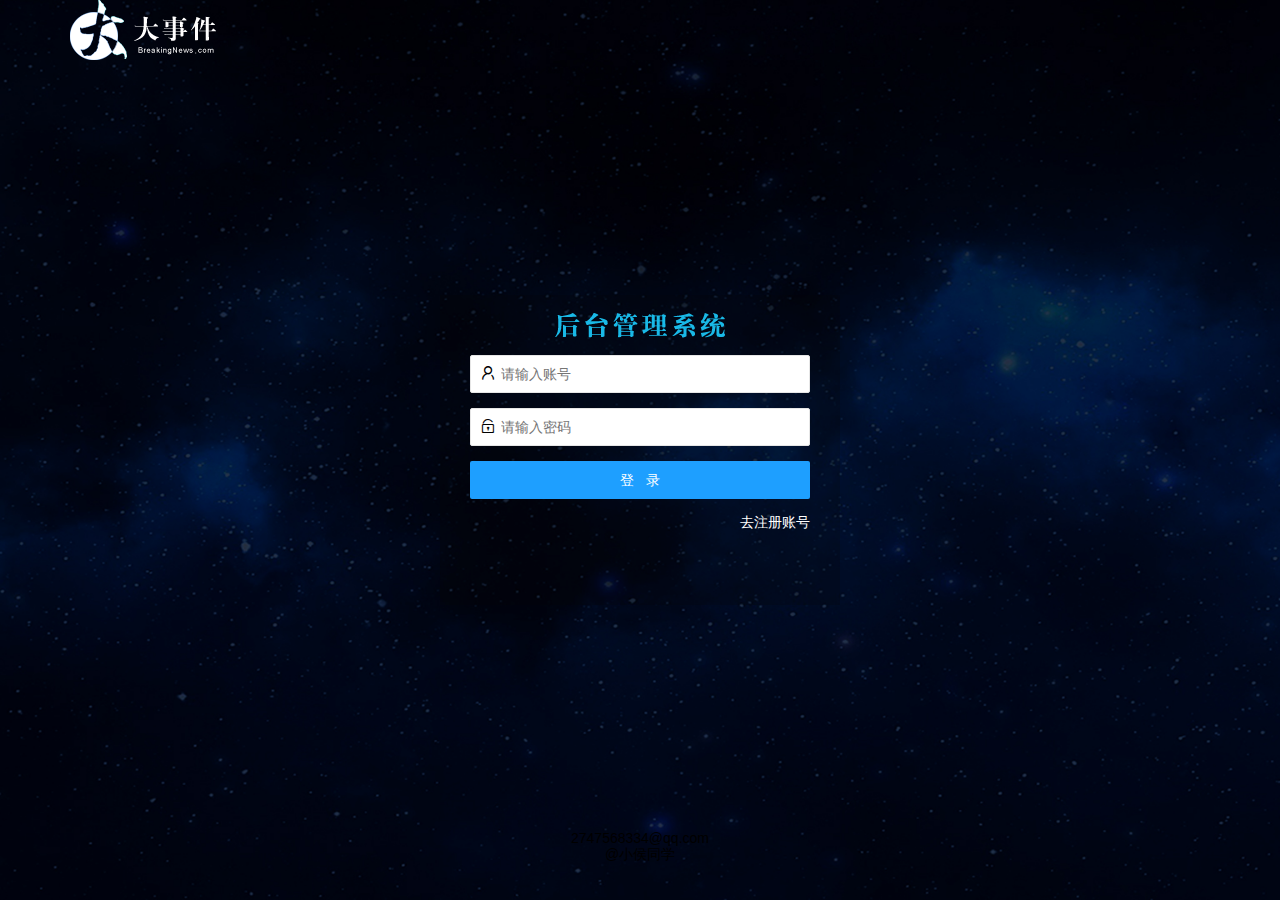
<file: login.html>
<!DOCTYPE html>
<html lang="en">

<head>
    <meta charset="UTF-8">
    <meta http-equiv="X-UA-Compatible" content="IE=edge">
    <meta name="viewport" content="width=device-width, initial-scale=1.0">
    <title>Document</title>
    <link rel="stylesheet" href="./assets/lib/layui/css/layui.css">
    <link rel="stylesheet" href="./assets/css/login.css">
</head>

<body>
    <!-- ?头部的login -->
    <div class="layui-main">
        <img src="./assets/images/logo.png" alt="">
    </div>
    <!-- ?登陆框区域 -->
    <div class="loginArea">
        <!-- 登录区域标题 -->
        <div class="login_title"></div>
        <!-- 默认登录页面 -->
        <div class="login_box">
            <!-- 登录输入框 -->
            <form class="layui-form" action="" id="login_id">
                <div class="layui-form-item">
                    <i class="layui-icon layui-icon-username"></i>
                    <!--字体图标-->
                    <input type="text" name="username" required lay-verify="required" placeholder="请输入账号"
                        autocomplete="off" class="layui-input">
                </div>
                <!-- 密码输入框 -->
                <div class="layui-form-item">
                    <i class="layui-icon layui-icon-password"></i>
                    <!--字体图标-->
                    <input type="password" name="password" required lay-verify="required|pwd" placeholder="请输入密码"
                        autocomplete="off" class="layui-input">
                </div>
                <!-- 提交按钮 -->
                <div class="layui-form-item">
                    <button class="layui-btn layui-btn-fluid layui-btn-normal" lay-submit>登&nbsp;&nbsp;&nbsp;录</button>
                </div>
                <div class="layui-form-item link_right">
                    <a href="javascript:;" id="link_reg">去注册账号</a>
                </div>
            </form>

        </div>
        <!-- 注册页面 -->
        <div class="reg_box">
            <!-- 注册输入框 -->
            <form class="layui-form" action="">
                <div class="layui-form-item">
                    <i class="layui-icon layui-icon-username"></i>
                    <!--字体图标-->
                    <input type="text" name="username" required lay-verify="required" placeholder="请输入账号"
                        autocomplete="off" class="layui-input">
                </div>
                <!-- 密码输入框 -->
                <div class="layui-form-item">
                    <i class="layui-icon layui-icon-password"></i>
                    <!--字体图标-->
                    <input type="password" name="password" required lay-verify="required|pwd" placeholder="请输入密码"
                        autocomplete="off" class="layui-input">
                </div>
            <!-- 确认密码输入框 -->
                <div class="layui-form-item">
                    <i class="layui-icon layui-icon-password"></i>
                    <!--字体图标-->
                    <input type="password" name="repassword" required lay-verify="required|checkpass|pwd" placeholder="请再次输入密码"
                        autocomplete="off" class="layui-input">
                </div>
                <!-- 提交按钮 -->
                <div class="layui-form-item">
                    <button class="layui-btn layui-btn-fluid layui-btn-normal" lay-submit>确认注册</button>
                </div>
                <div class="layui-form-item link_right">
                    <a href="javascript:;" id="link_login">去登录</a>
                </div>
            </form>


        </div>
    </div>
    <div class="contact"><p class="qq">2747568334@qq.com</p>
        <p class="authon">@小侯同学</p>
    </div>
</body>
<script src="./assets/lib/layui/layui.all.js"></script>
<script src="./assets/lib/jquery.js"></script>
<script src="./assets/js/baseApi.js"></script>
<script src="./assets/js/login.js"></script>

</html>
</file>
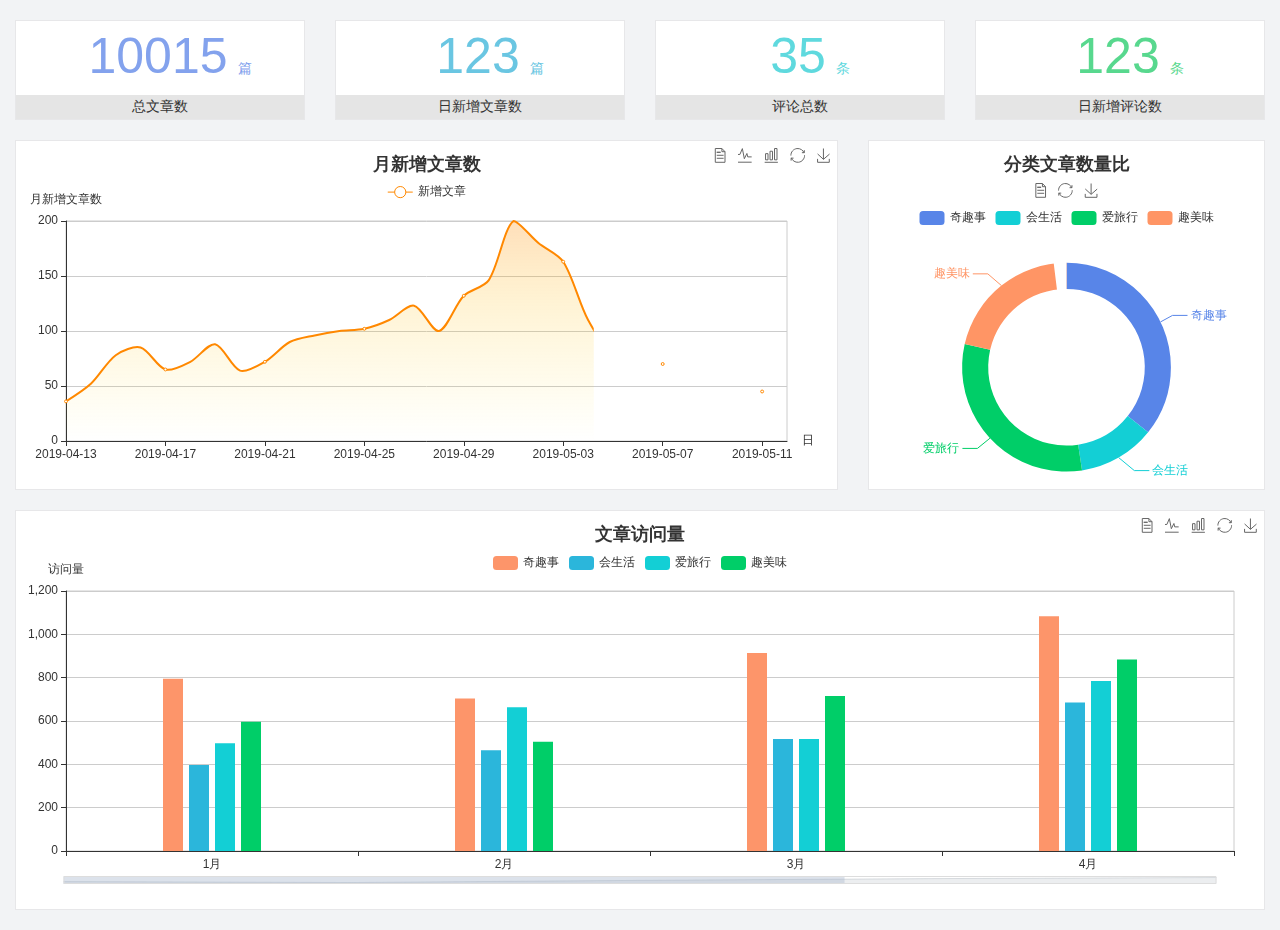
<file: home/dashboard.html>
<!DOCTYPE html>
<html lang="en">

<head>
  <meta charset="UTF-8">
  <meta name="viewport" content="width=device-width, initial-scale=1.0">
  <meta http-equiv="X-UA-Compatible" content="ie=edge">
  <title>图表统计</title>
  <link rel="stylesheet" href="../assets/lib/bootstrap.css" />
  <link rel="stylesheet" href="../assets/lib/main.css" />
  <script src="../assets/lib/jquery.js"></script>
  <script type="text/javascript" src="../assets/lib/echarts.min.js"></script>
</head>
<body>
  <div class="container-fluid">
    <div class="row spannel_list">
      <div class="col-sm-3 col-xs-6">
        <div class="spannel">
          <em>10015</em><span>篇</span>
          <b>总文章数</b>
        </div>
      </div>
      <div class="col-sm-3 col-xs-6">
        <div class="spannel scolor01">
          <em>123</em><span>篇</span>
          <b>日新增文章数</b>
        </div>
      </div>
      <div class="col-sm-3 col-xs-6">
        <div class="spannel scolor02">
          <em>35</em><span>条</span>
          <b>评论总数</b>
        </div>
      </div>
      <div class="col-sm-3 col-xs-6">
        <div class="spannel scolor03">
          <em>123</em><span>条</span>
          <b>日新增评论数</b>
        </div>
      </div>
    </div>
  </div>

  <div class="container-fluid">
    <div class="row curve-pie">
      <div class="col-lg-8 col-md-8">
        <div class="gragh_pannel" id="curve_show"></div>
      </div>
      <div class="col-lg-4 col-md-4">
        <div class="gragh_pannel" id="pie_show"></div>
      </div>
    </div>
  </div>

  <div class="container-fluid">
    <div class="column_pannel" id="column_show"></div>
  </div>

  <script>
    var oChart = echarts.init(document.getElementById('curve_show'));
    var aList_all = [
      { 'count': 36, 'date': '2019-04-13' },
      { 'count': 52, 'date': '2019-04-14' },
      { 'count': 78, 'date': '2019-04-15' },
      { 'count': 85, 'date': '2019-04-16' },
      { 'count': 65, 'date': '2019-04-17' },
      { 'count': 72, 'date': '2019-04-18' },
      { 'count': 88, 'date': '2019-04-19' },
      { 'count': 64, 'date': '2019-04-20' },
      { 'count': 72, 'date': '2019-04-21' },
      { 'count': 90, 'date': '2019-04-22' },
      { 'count': 96, 'date': '2019-04-23' },
      { 'count': 100, 'date': '2019-04-24' },
      { 'count': 102, 'date': '2019-04-25' },
      { 'count': 110, 'date': '2019-04-26' },
      { 'count': 123, 'date': '2019-04-27' },
      { 'count': 100, 'date': '2019-04-28' },
      { 'count': 132, 'date': '2019-04-29' },
      { 'count': 146, 'date': '2019-04-30' },
      { 'count': 200, 'date': '2019-05-01' },
      { 'count': 180, 'date': '2019-05-02' },
      { 'count': 163, 'date': '2019-05-03' },
      { 'count': 110, 'date': '2019-05-04' },
      { 'count': 80, 'date': '2019-05-05' },
      { 'count': 82, 'date': '2019-05-06' },
      { 'count': 70, 'date': '2019-05-07' },
      { 'count': 65, 'date': '2019-05-08' },
      { 'count': 54, 'date': '2019-05-09' },
      { 'count': 40, 'date': '2019-05-10' },
      { 'count': 45, 'date': '2019-05-11' },
      { 'count': 38, 'date': '2019-05-12' },
    ];

    let aCount = [];
    let aDate = [];

    for (var i = 0; i < aList_all.length; i++) {
      aCount.push(aList_all[i].count);
      aDate.push(aList_all[i].date);
    }

    var chartopt = {
      title: {
        text: '月新增文章数',
        left: 'center',
        top: '10'
      },
      tooltip: {
        trigger: 'axis'
      },
      legend: {
        data: ['新增文章'],
        top: '40'
      },
      toolbox: {
        show: true,
        feature: {
          mark: { show: true },
          dataView: { show: true, readOnly: false },
          magicType: { show: true, type: ['line', 'bar'] },
          restore: { show: true },
          saveAsImage: { show: true }
        }
      },
      calculable: true,
      xAxis: [
        {
          name: '日',
          type: 'category',
          boundaryGap: false,
          data: aDate
        }
      ],
      yAxis: [
        {
          name: '月新增文章数',
          type: 'value'
        }
      ],
      series: [
        {
          name: '新增文章',
          type: 'line',
          smooth: true,
          itemStyle: { normal: { areaStyle: { type: 'default' }, color: '#f80' }, lineStyle: { color: '#f80' } },
          data: aCount
        }],
      areaStyle: {
        normal: {
          color: new echarts.graphic.LinearGradient(0, 0, 0, 1, [{
            offset: 0,
            color: 'rgba(255,136,0,0.39)'
          }, {
            offset: .34,
            color: 'rgba(255,180,0,0.25)'
          }, {
            offset: 1,
            color: 'rgba(255,222,0,0.00)'
          }])

        }
      },
      grid: {
        show: true,
        x: 50,
        x2: 50,
        y: 80,
        height: 220
      }
    };

    oChart.setOption(chartopt);


    var oPie = echarts.init(document.getElementById('pie_show'));
    var oPieopt =
    {
      title: {
        top: 10,
        text: '分类文章数量比',
        x: 'center'
      },
      tooltip: {
        trigger: 'item',
        formatter: "{a} <br/>{b} : {c} ({d}%)"
      },
      color: ['#5885e8', '#13cfd5', '#00ce68', '#ff9565'],
      legend: {
        x: 'center',
        top: 65,
        data: ['奇趣事', '会生活', '爱旅行', '趣美味']
      },
      toolbox: {
        show: true,
        x: 'center',
        top: 35,
        feature: {
          mark: { show: true },
          dataView: { show: true, readOnly: false },
          magicType: {
            show: true,
            type: ['pie', 'funnel'],
            option: {
              funnel: {
                x: '25%',
                width: '50%',
                funnelAlign: 'left',
                max: 1548
              }
            }
          },
          restore: { show: true },
          saveAsImage: { show: true }
        }
      },
      calculable: true,
      series: [
        {
          name: '访问来源',
          type: 'pie',
          radius: ['45%', '60%'],
          center: ['50%', '65%'],
          data: [
            { value: 300, name: '奇趣事' },
            { value: 100, name: '会生活' },
            { value: 260, name: '爱旅行' },
            { value: 180, name: '趣美味' }
          ]
        }
      ]
    };
    oPie.setOption(oPieopt);



    var oColumn = this.echarts.init(document.getElementById('column_show'));
    var oColumnopt =
    {
      title: {
        text: '文章访问量',
        left: 'center',
        top: '10'
      },
      tooltip: {
        trigger: 'axis'
      },
      legend: {
        data: ['奇趣事', '会生活', '爱旅行', '趣美味'],
        top: '40'
      },
      toolbox: {
        show: true,
        feature: {
          mark: { show: true },
          dataView: { show: true, readOnly: false },
          magicType: { show: true, type: ['line', 'bar'] },
          restore: { show: true },
          saveAsImage: { show: true }
        }
      },
      calculable: true,
      xAxis: [
        {
          type: 'category',
          data: ['1月', '2月', '3月', '4月', '5月']
        }
      ],
      yAxis: [
        {
          name: '访问量',
          type: 'value'
        }
      ],
      series: [
        {
          name: '奇趣事',
          type: 'bar',
          barWidth: 20,
          itemStyle: {
            normal: { areaStyle: { type: 'default' }, color: '#fd956a' }
          },
          data: [800, 708, 920, 1090, 1200]
        },
        {
          name: '会生活',
          type: 'bar',
          barWidth: 20,
          itemStyle: {
            normal: { areaStyle: { type: 'default' }, color: '#2bb6db' }
          },
          data: [400, 468, 520, 690, 800]
        },
        {
          name: '爱旅行',
          type: 'bar',
          barWidth: 20,
          itemStyle: {
            normal: { areaStyle: { type: 'default' }, color: '#13cfd5' }
          },
          data: [500, 668, 520, 790, 900]
        },
        {
          name: '趣美味',
          type: 'bar',
          barWidth: 20,
          itemStyle: {
            normal: { areaStyle: { type: 'default' }, color: '#00ce68' }
          },
          data: [600, 508, 720, 890, 1000]
        }
      ],
      grid: {
        show: true,
        x: 50,
        x2: 30,
        y: 80,
        height: 260
      },
      dataZoom: [//给x轴设置滚动条
        {
          start: 0,//默认为0
          end: 100 - 1000 / 31,//默认为100
          type: 'slider',
          show: true,
          xAxisIndex: [0],
          handleSize: 0,//滑动条的 左右2个滑动条的大小
          height: 8,//组件高度
          left: 45, //左边的距离
          right: 50,//右边的距离
          bottom: 26,//右边的距离
          handleColor: '#ddd',//h滑动图标的颜色
          handleStyle: {
            borderColor: "#cacaca",
            borderWidth: "1",
            shadowBlur: 2,
            background: "#ddd",
            shadowColor: "#ddd",
          }
        }]
    };
    oColumn.setOption(oColumnopt);
  </script>
</body>

</html>
</file>
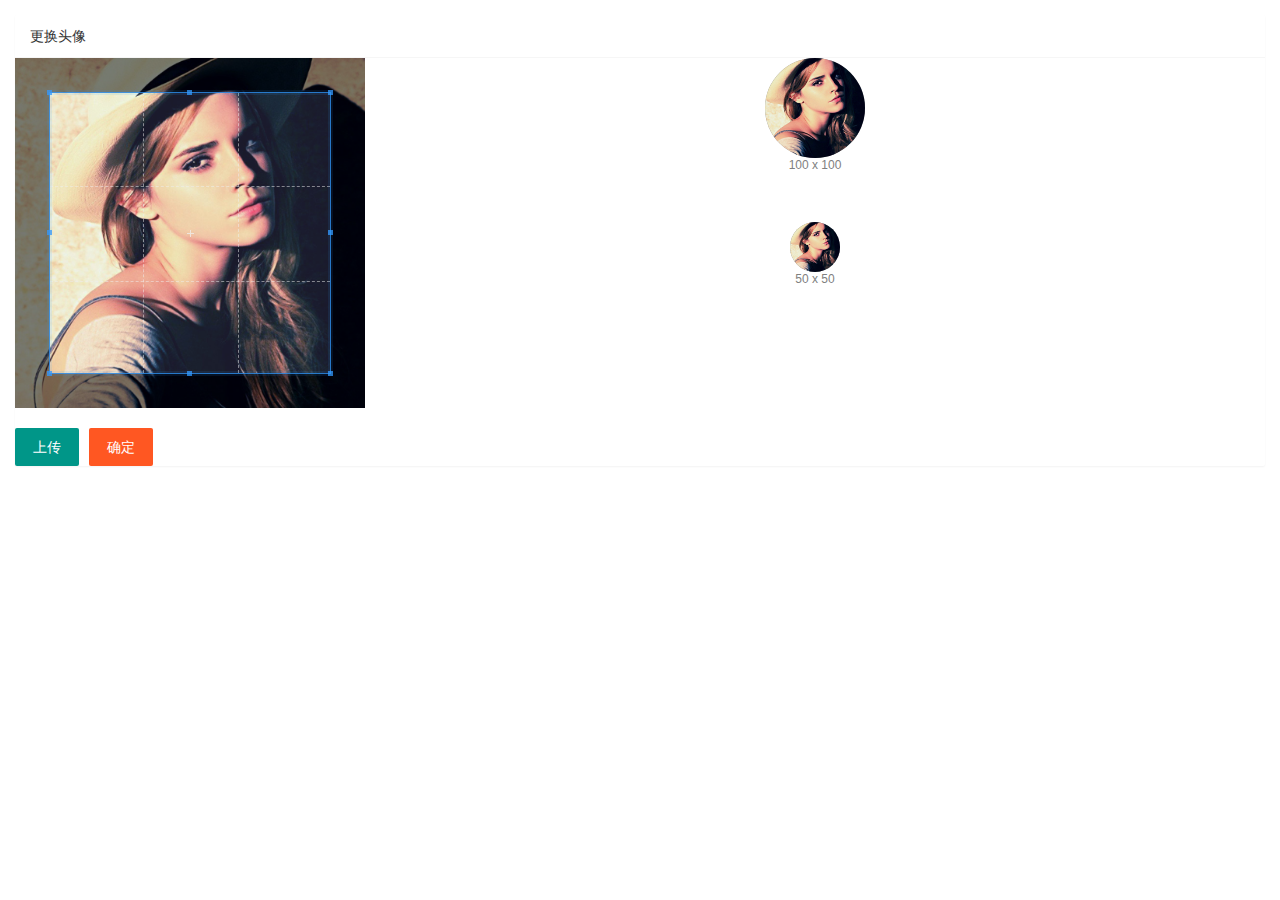
<file: user/user_avater.html>
<!DOCTYPE html>
<html lang="en">

<head>
    <meta charset="UTF-8">
    <meta http-equiv="X-UA-Compatible" content="IE=edge">
    <meta name="viewport" content="width=device-width, initial-scale=1.0">
    <title>Document</title>
    <link rel="stylesheet" href="../assets/lib/cropper/cropper.css">
    <link rel="stylesheet" href="../assets/lib/layui/css/layui.css">
    <link rel="stylesheet" href="../assets/css/user_avater.css">
    <link rel="stylesheet" href="../assets/css/user_avater.css">
</head>

<body>
    <div class="layui-card">
        <div class="layui-card-header">更换头像</div>
        <!-- 第一行的图片裁剪和预览区域 -->
        <div class="row1">
            <!-- 图片裁剪区域 -->
            <div class="cropper-box">
                <!-- 这个 img 标签很重要，将来会把它初始化为裁剪区域 -->
                <img id="image" src="/assets/images/sample.jpg" />
            </div>
            <!-- 图片的预览区域 -->
            <div class="preview-box">
                <div>
                    <!-- 宽高为 100px 的预览区域 -->
                    <div class="img-preview w100"></div>
                    <p class="size">100 x 100</p>
                </div>
                <div>
                    <!-- 宽高为 50px 的预览区域 -->
                    <div class="img-preview w50"></div>
                    <p class="size">50 x 50</p>
                </div>
            </div>
        </div>

        <!-- 第二行的按钮区域 -->
        <div class="row2">
            <input type="file" accept="image/png,image/jpeg" id="file">
            <button type="button" class="layui-btn" id="btnChoseimg">上传</button>
            <button type="button" class="layui-btn layui-btn-danger" id="btn-affirm">确定</button>
        </div>
    </div>
    <script src="../assets/lib/layui/layui.all.js"></script>
    <script src="../assets/lib/jquery.js"></script>
    <script src="../assets/lib/cropper/Cropper.js"></script>
    <script src="../assets/lib/cropper/jquery-cropper.js"></script>
    <script src="../assets/js/baseApi.js"></script>
    <script src="../assets/js/user_avater.js"></script>
</body>

</html>
</file>
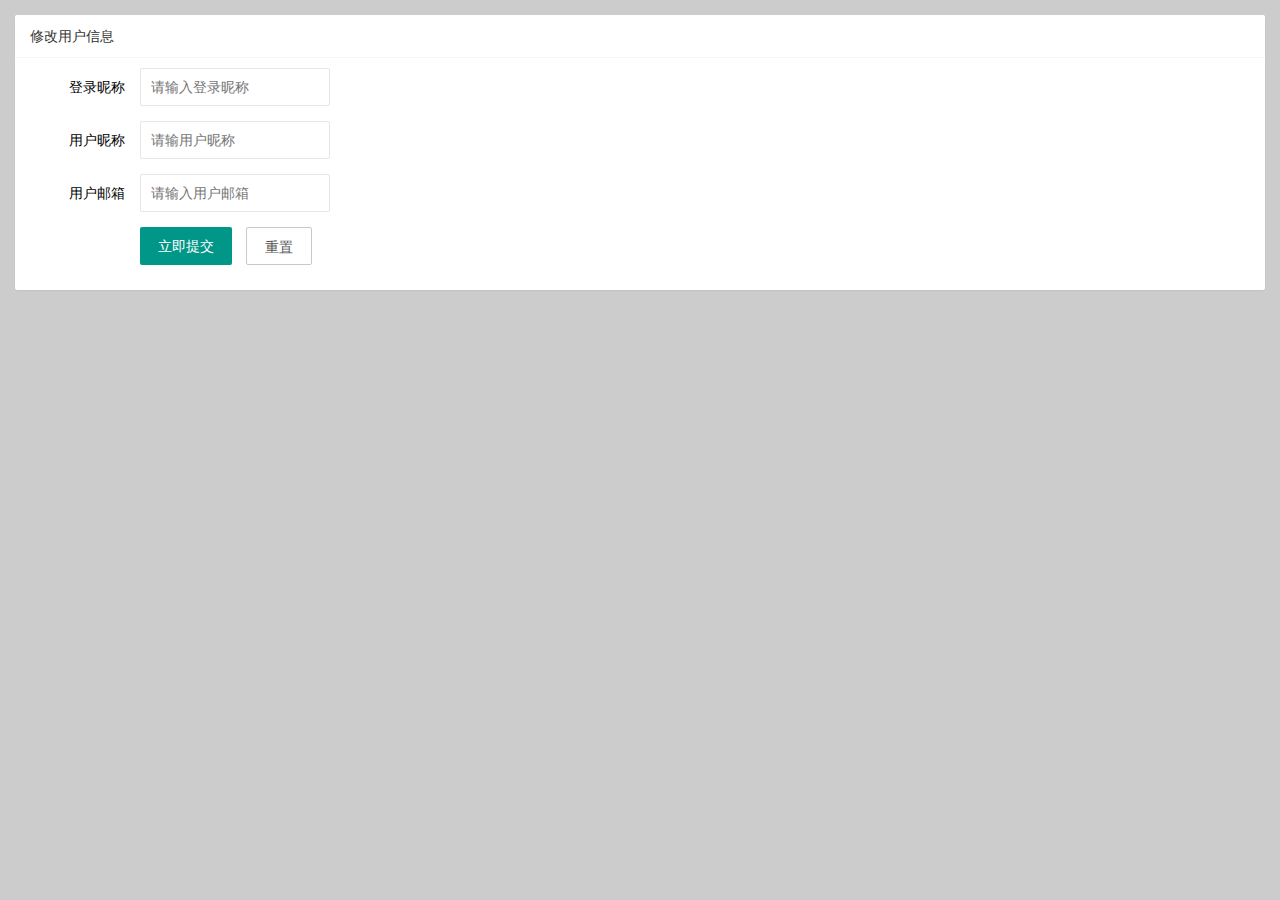
<file: user/user_info.html>
<!DOCTYPE html>
<html lang="en">
<head>
    <meta charset="UTF-8">
    <meta http-equiv="X-UA-Compatible" content="IE=edge">
    <meta name="viewport" content="width=device-width, initial-scale=1.0">
    <title>Document</title>
    <link rel="stylesheet" href="../assets/lib/layui/css/layui.css">
    <link rel="stylesheet" href="../assets/css/user_info.css">
</head>
<body>
    <div class="layui-card">
        <div class="layui-card-header">修改用户信息</div>
        <div class="layui-card-body">
    
            <!-- 为了用户个人中心快速赋值lay-filter="forminfo" 属性-->
            <form class="layui-form" lay-filter="forminfo">
                 <!-- 这是隐藏域 -->
            <input type="hidden" name="id" value="">
                <div class="layui-form-item">
                  <label class="layui-form-label">登录昵称</label>
                  <div class="layui-input-block">
                    <input  type="text" name="username" required  lay-verify="required" placeholder="请输入登录昵称" autocomplete="off" class="layui-input username" readonly>
                  </div>
                </div>
                <div class="layui-form-item">
                    <label class="layui-form-label">用户昵称</label>
                    <div class="layui-input-block">
                      <input type="text" name="nickname" required  lay-verify="required|nickname" placeholder="请输用户昵称" autocomplete="off" class="layui-input nickname">
                    </div>
                  </div>
                  <div class="layui-form-item">
                    <label class="layui-form-label">用户邮箱</label>
                    <div class="layui-input-block">
                      <input type="text" name="email" required  lay-verify="required|email" placeholder="请输入用户邮箱" autocomplete="off" class="layui-input email">
                    </div>
                  </div>
                  <div class="layui-form-item">
                    <div class="layui-input-block">
                      <button class="layui-btn" lay-submit lay-filter="formDemo">立即提交</button>
                      <button type="reset" class="layui-btn layui-btn-primary" id="reset">重置</button>
                    </div>
                  </div>
            </form>
        </div>
      </div>
</body>
<script src="../assets/lib/layui/layui.all.js"></script>
<script src="../assets/lib/jquery.js"></script>
<script src="../assets/js/baseApi.js"></script>
<script src="../assets/js/user_info.js"></script>
</html>
</file>
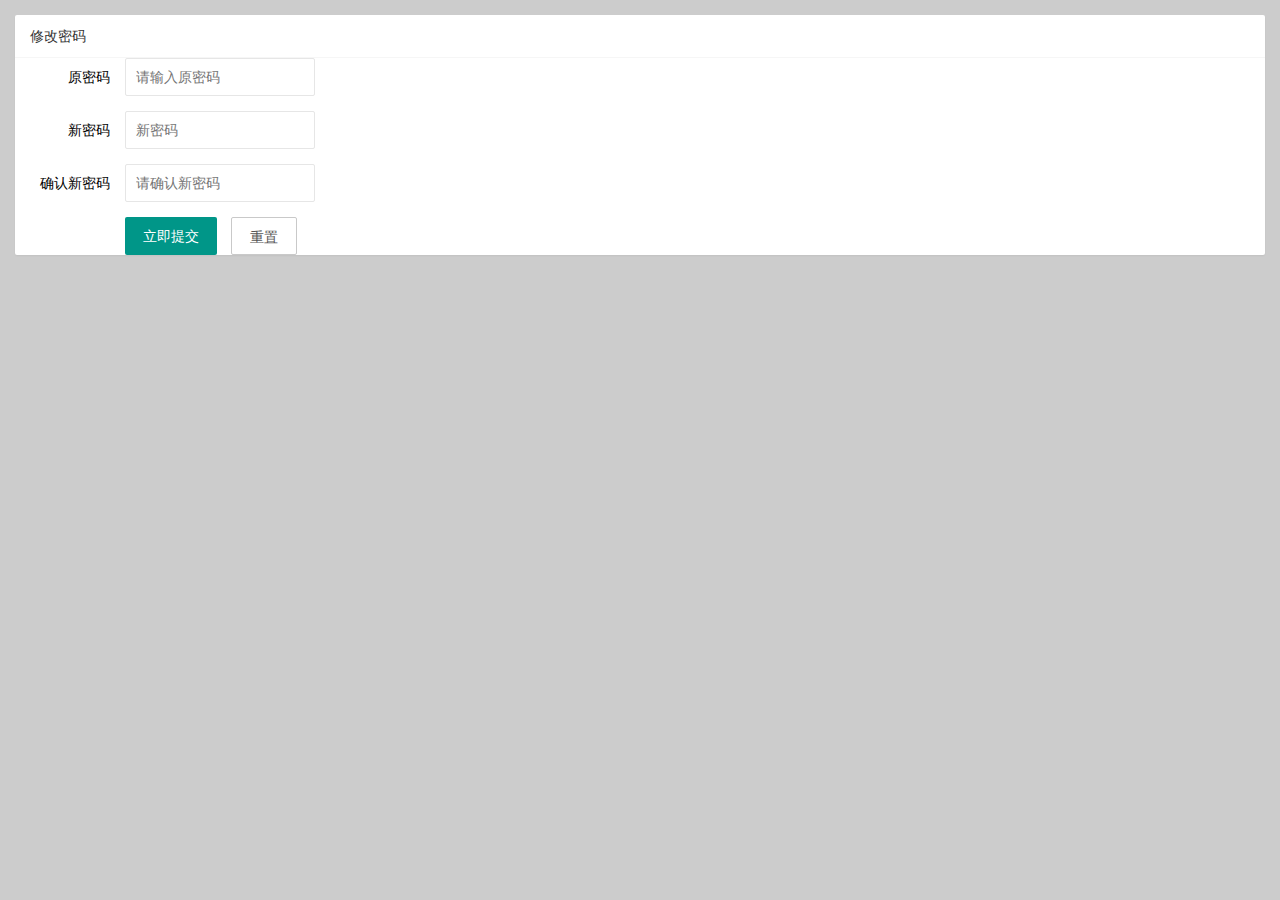
<file: user/user_pwd.html>
<!DOCTYPE html>
<html lang="en">

<head>
    <meta charset="UTF-8">
    <meta http-equiv="X-UA-Compatible" content="IE=edge">
    <meta name="viewport" content="width=device-width, initial-scale=1.0">
    <title>更改密码</title>
    <link rel="stylesheet" href="../assets/lib/layui/css/layui.css">
    <link rel="stylesheet" href="../assets/css/user_pwd.css">
</head>

<body>
    <div class="layui-card">
        <div class="layui-card-header">修改密码</div>
        <form class="layui-form" action="">
            <div class="layui-form-item">
                <label class="layui-form-label">原密码</label>
                <div class="layui-input-block">
                    <input type="password" name="oldPwd" required lay-verify="required" placeholder="请输入原密码"
                        autocomplete="off" class="layui-input origpwd">
                </div>
            </div>
            <div class="layui-form-item">
                <label class="layui-form-label">新密码</label>
                <div class="layui-input-block">
                    <input type="password" name="newPwd" required lay-verify="required|nickname|samePwd" placeholder="新密码"
                        autocomplete="off" class="layui-input newpwd">
                </div>
            </div>
            <div class="layui-form-item">
                <label class="layui-form-label">确认新密码</label>
                <div class="layui-input-block">
                    <input type="password" name="qrpwd" required lay-verify="required|repwd" placeholder="请确认新密码"
                        autocomplete="off" class="layui-input qrpwd">
                </div>
            </div>
            <div class="layui-form-item">
                <div class="layui-input-block">
                  <button class="layui-btn" lay-submit lay-filter="formDemo" id="refer">立即提交</button>
                  <button type="reset" class="layui-btn layui-btn-primary">重置</button>
                </div>
              </div>
        </form>
    </div>
</body>
<script src="../assets/lib/layui/layui.all.js"></script>
<script src="../assets/lib/jquery.js"></script>
<script src="../assets/js/baseApi.js"></script>
<script src="../assets/js/user_pwd.js"></script>

</html>
</file>
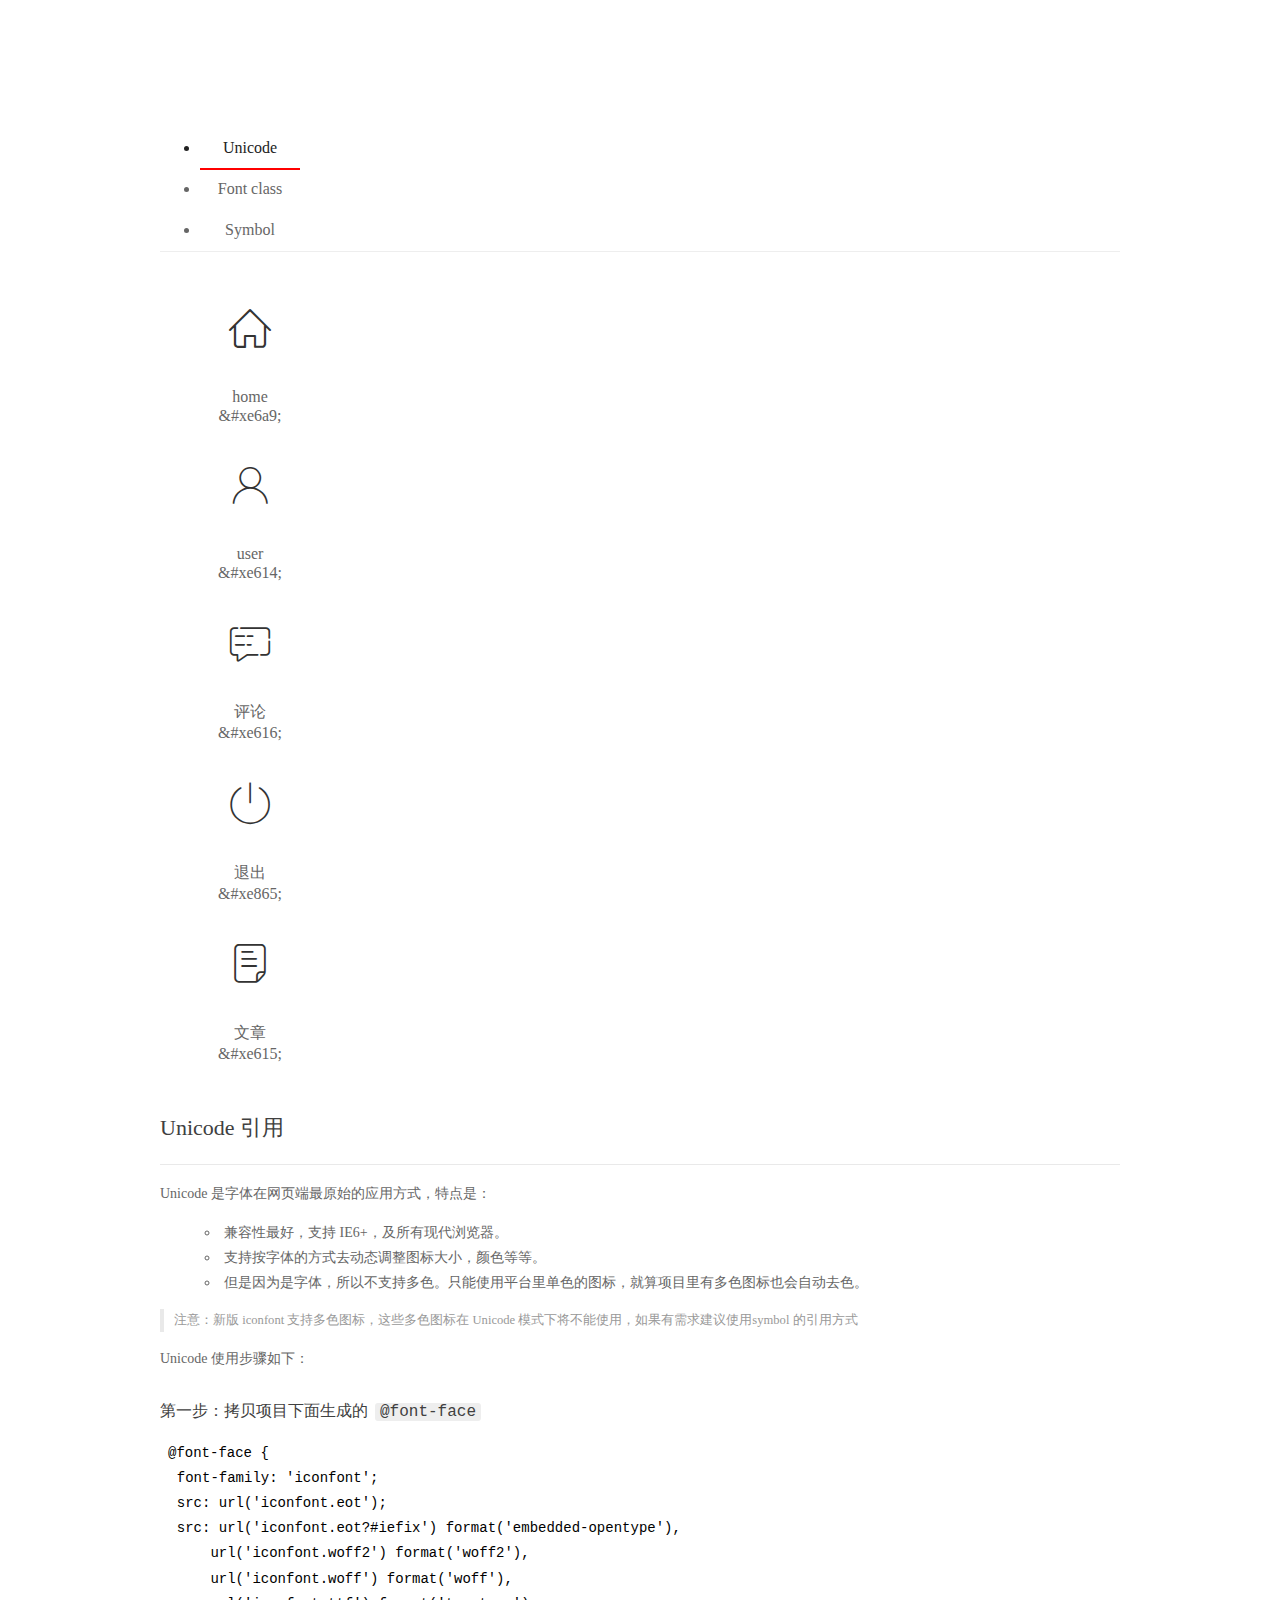
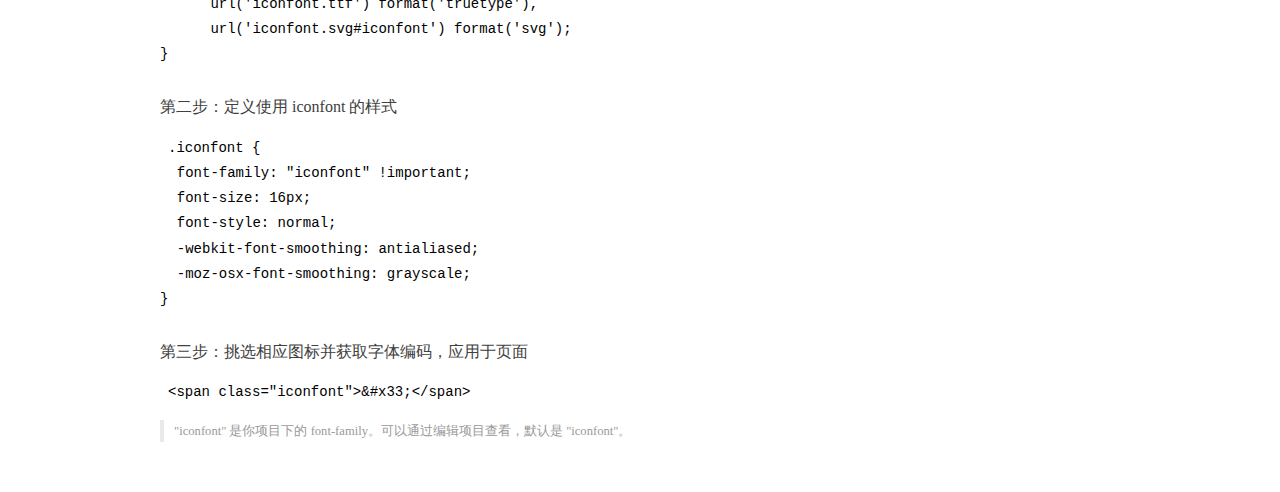
<file: assets/fonts/demo_index.html>
<!DOCTYPE html>
<html>
<head>
  <meta charset="utf-8"/>
  <title>IconFont Demo</title>
  <link rel="shortcut icon" href="https://gtms04.alicdn.com/tps/i4/TB1_oz6GVXXXXaFXpXXJDFnIXXX-64-64.ico" type="image/x-icon"/>
  <link rel="stylesheet" href="https://g.alicdn.com/thx/cube/1.3.2/cube.min.css">
  <link rel="stylesheet" href="demo.css">
  <link rel="stylesheet" href="iconfont.css">
  <script src="iconfont.js"></script>
  <!-- jQuery -->
  <script src="https://a1.alicdn.com/oss/uploads/2018/12/26/7bfddb60-08e8-11e9-9b04-53e73bb6408b.js"></script>
  <!-- 代码高亮 -->
  <script src="https://a1.alicdn.com/oss/uploads/2018/12/26/a3f714d0-08e6-11e9-8a15-ebf944d7534c.js"></script>
</head>
<body>
  <div class="main">
    <h1 class="logo"><a href="https://www.iconfont.cn/" title="iconfont 首页" target="_blank">&#xe86b;</a></h1>
    <div class="nav-tabs">
      <ul id="tabs" class="dib-box">
        <li class="dib active"><span>Unicode</span></li>
        <li class="dib"><span>Font class</span></li>
        <li class="dib"><span>Symbol</span></li>
      </ul>
      
    </div>
    <div class="tab-container">
      <div class="content unicode" style="display: block;">
          <ul class="icon_lists dib-box">
          
            <li class="dib">
              <span class="icon iconfont">&#xe6a9;</span>
                <div class="name">home</div>
                <div class="code-name">&amp;#xe6a9;</div>
              </li>
          
            <li class="dib">
              <span class="icon iconfont">&#xe614;</span>
                <div class="name">user</div>
                <div class="code-name">&amp;#xe614;</div>
              </li>
          
            <li class="dib">
              <span class="icon iconfont">&#xe616;</span>
                <div class="name">评论</div>
                <div class="code-name">&amp;#xe616;</div>
              </li>
          
            <li class="dib">
              <span class="icon iconfont">&#xe865;</span>
                <div class="name">退出</div>
                <div class="code-name">&amp;#xe865;</div>
              </li>
          
            <li class="dib">
              <span class="icon iconfont">&#xe615;</span>
                <div class="name">文章</div>
                <div class="code-name">&amp;#xe615;</div>
              </li>
          
          </ul>
          <div class="article markdown">
          <h2 id="unicode-">Unicode 引用</h2>
          <hr>

          <p>Unicode 是字体在网页端最原始的应用方式，特点是：</p>
          <ul>
            <li>兼容性最好，支持 IE6+，及所有现代浏览器。</li>
            <li>支持按字体的方式去动态调整图标大小，颜色等等。</li>
            <li>但是因为是字体，所以不支持多色。只能使用平台里单色的图标，就算项目里有多色图标也会自动去色。</li>
          </ul>
          <blockquote>
            <p>注意：新版 iconfont 支持多色图标，这些多色图标在 Unicode 模式下将不能使用，如果有需求建议使用symbol 的引用方式</p>
          </blockquote>
          <p>Unicode 使用步骤如下：</p>
          <h3 id="-font-face">第一步：拷贝项目下面生成的 <code>@font-face</code></h3>
<pre><code class="language-css"
>@font-face {
  font-family: 'iconfont';
  src: url('iconfont.eot');
  src: url('iconfont.eot?#iefix') format('embedded-opentype'),
      url('iconfont.woff2') format('woff2'),
      url('iconfont.woff') format('woff'),
      url('iconfont.ttf') format('truetype'),
      url('iconfont.svg#iconfont') format('svg');
}
</code></pre>
          <h3 id="-iconfont-">第二步：定义使用 iconfont 的样式</h3>
<pre><code class="language-css"
>.iconfont {
  font-family: "iconfont" !important;
  font-size: 16px;
  font-style: normal;
  -webkit-font-smoothing: antialiased;
  -moz-osx-font-smoothing: grayscale;
}
</code></pre>
          <h3 id="-">第三步：挑选相应图标并获取字体编码，应用于页面</h3>
<pre>
<code class="language-html"
>&lt;span class="iconfont"&gt;&amp;#x33;&lt;/span&gt;
</code></pre>
          <blockquote>
            <p>"iconfont" 是你项目下的 font-family。可以通过编辑项目查看，默认是 "iconfont"。</p>
          </blockquote>
          </div>
      </div>
      <div class="content font-class">
        <ul class="icon_lists dib-box">
          
          <li class="dib">
            <span class="icon iconfont icon-home"></span>
            <div class="name">
              home
            </div>
            <div class="code-name">.icon-home
            </div>
          </li>
          
          <li class="dib">
            <span class="icon iconfont icon-user"></span>
            <div class="name">
              user
            </div>
            <div class="code-name">.icon-user
            </div>
          </li>
          
          <li class="dib">
            <span class="icon iconfont icon-pinglun"></span>
            <div class="name">
              评论
            </div>
            <div class="code-name">.icon-pinglun
            </div>
          </li>
          
          <li class="dib">
            <span class="icon iconfont icon-tuichu"></span>
            <div class="name">
              退出
            </div>
            <div class="code-name">.icon-tuichu
            </div>
          </li>
          
          <li class="dib">
            <span class="icon iconfont icon-16"></span>
            <div class="name">
              文章
            </div>
            <div class="code-name">.icon-16
            </div>
          </li>
          
        </ul>
        <div class="article markdown">
        <h2 id="font-class-">font-class 引用</h2>
        <hr>

        <p>font-class 是 Unicode 使用方式的一种变种，主要是解决 Unicode 书写不直观，语意不明确的问题。</p>
        <p>与 Unicode 使用方式相比，具有如下特点：</p>
        <ul>
          <li>兼容性良好，支持 IE8+，及所有现代浏览器。</li>
          <li>相比于 Unicode 语意明确，书写更直观。可以很容易分辨这个 icon 是什么。</li>
          <li>因为使用 class 来定义图标，所以当要替换图标时，只需要修改 class 里面的 Unicode 引用。</li>
          <li>不过因为本质上还是使用的字体，所以多色图标还是不支持的。</li>
        </ul>
        <p>使用步骤如下：</p>
        <h3 id="-fontclass-">第一步：引入项目下面生成的 fontclass 代码：</h3>
<pre><code class="language-html">&lt;link rel="stylesheet" href="./iconfont.css"&gt;
</code></pre>
        <h3 id="-">第二步：挑选相应图标并获取类名，应用于页面：</h3>
<pre><code class="language-html">&lt;span class="iconfont icon-xxx"&gt;&lt;/span&gt;
</code></pre>
        <blockquote>
          <p>"
            iconfont" 是你项目下的 font-family。可以通过编辑项目查看，默认是 "iconfont"。</p>
        </blockquote>
      </div>
      </div>
      <div class="content symbol">
          <ul class="icon_lists dib-box">
          
            <li class="dib">
                <svg class="icon svg-icon" aria-hidden="true">
                  <use xlink:href="#icon-home"></use>
                </svg>
                <div class="name">home</div>
                <div class="code-name">#icon-home</div>
            </li>
          
            <li class="dib">
                <svg class="icon svg-icon" aria-hidden="true">
                  <use xlink:href="#icon-user"></use>
                </svg>
                <div class="name">user</div>
                <div class="code-name">#icon-user</div>
            </li>
          
            <li class="dib">
                <svg class="icon svg-icon" aria-hidden="true">
                  <use xlink:href="#icon-pinglun"></use>
                </svg>
                <div class="name">评论</div>
                <div class="code-name">#icon-pinglun</div>
            </li>
          
            <li class="dib">
                <svg class="icon svg-icon" aria-hidden="true">
                  <use xlink:href="#icon-tuichu"></use>
                </svg>
                <div class="name">退出</div>
                <div class="code-name">#icon-tuichu</div>
            </li>
          
            <li class="dib">
                <svg class="icon svg-icon" aria-hidden="true">
                  <use xlink:href="#icon-16"></use>
                </svg>
                <div class="name">文章</div>
                <div class="code-name">#icon-16</div>
            </li>
          
          </ul>
          <div class="article markdown">
          <h2 id="symbol-">Symbol 引用</h2>
          <hr>

          <p>这是一种全新的使用方式，应该说这才是未来的主流，也是平台目前推荐的用法。相关介绍可以参考这篇<a href="">文章</a>
            这种用法其实是做了一个 SVG 的集合，与另外两种相比具有如下特点：</p>
          <ul>
            <li>支持多色图标了，不再受单色限制。</li>
            <li>通过一些技巧，支持像字体那样，通过 <code>font-size</code>, <code>color</code> 来调整样式。</li>
            <li>兼容性较差，支持 IE9+，及现代浏览器。</li>
            <li>浏览器渲染 SVG 的性能一般，还不如 png。</li>
          </ul>
          <p>使用步骤如下：</p>
          <h3 id="-symbol-">第一步：引入项目下面生成的 symbol 代码：</h3>
<pre><code class="language-html">&lt;script src="./iconfont.js"&gt;&lt;/script&gt;
</code></pre>
          <h3 id="-css-">第二步：加入通用 CSS 代码（引入一次就行）：</h3>
<pre><code class="language-html">&lt;style&gt;
.icon {
  width: 1em;
  height: 1em;
  vertical-align: -0.15em;
  fill: currentColor;
  overflow: hidden;
}
&lt;/style&gt;
</code></pre>
          <h3 id="-">第三步：挑选相应图标并获取类名，应用于页面：</h3>
<pre><code class="language-html">&lt;svg class="icon" aria-hidden="true"&gt;
  &lt;use xlink:href="#icon-xxx"&gt;&lt;/use&gt;
&lt;/svg&gt;
</code></pre>
          </div>
      </div>

    </div>
  </div>
  <script>
  $(document).ready(function () {
      $('.tab-container .content:first').show()

      $('#tabs li').click(function (e) {
        var tabContent = $('.tab-container .content')
        var index = $(this).index()

        if ($(this).hasClass('active')) {
          return
        } else {
          $('#tabs li').removeClass('active')
          $(this).addClass('active')

          tabContent.hide().eq(index).fadeIn()
        }
      })
    })
  </script>
</body>
</html>
</file>
<file: assets/lib/layui/css/layui.css>
/** layui-v2.5.5 MIT License By https://www.layui.com */
 .layui-inline,img{display:inline-block;vertical-align:middle}h1,h2,h3,h4,h5,h6{font-weight:400}.layui-edge,.layui-header,.layui-inline,.layui-main{position:relative}.layui-body,.layui-edge,.layui-elip{overflow:hidden}.layui-btn,.layui-edge,.layui-inline,img{vertical-align:middle}.layui-btn,.layui-disabled,.layui-icon,.layui-unselect{-moz-user-select:none;-webkit-user-select:none;-ms-user-select:none}.layui-elip,.layui-form-checkbox span,.layui-form-pane .layui-form-label{text-overflow:ellipsis;white-space:nowrap}.layui-breadcrumb,.layui-tree-btnGroup{visibility:hidden}blockquote,body,button,dd,div,dl,dt,form,h1,h2,h3,h4,h5,h6,input,li,ol,p,pre,td,textarea,th,ul{margin:0;padding:0;-webkit-tap-highlight-color:rgba(0,0,0,0)}a:active,a:hover{outline:0}img{border:none}li{list-style:none}table{border-collapse:collapse;border-spacing:0}h4,h5,h6{font-size:100%}button,input,optgroup,option,select,textarea{font-family:inherit;font-size:inherit;font-style:inherit;font-weight:inherit;outline:0}pre{white-space:pre-wrap;white-space:-moz-pre-wrap;white-space:-pre-wrap;white-space:-o-pre-wrap;word-wrap:break-word}body{line-height:24px;font:14px Helvetica Neue,Helvetica,PingFang SC,Tahoma,Arial,sans-serif}hr{height:1px;margin:10px 0;border:0;clear:both}a{color:#333;text-decoration:none}a:hover{color:#777}a cite{font-style:normal;*cursor:pointer}.layui-border-box,.layui-border-box *{box-sizing:border-box}.layui-box,.layui-box *{box-sizing:content-box}.layui-clear{clear:both;*zoom:1}.layui-clear:after{content:'\20';clear:both;*zoom:1;display:block;height:0}.layui-inline{*display:inline;*zoom:1}.layui-edge{display:inline-block;width:0;height:0;border-width:6px;border-style:dashed;border-color:transparent}.layui-edge-top{top:-4px;border-bottom-color:#999;border-bottom-style:solid}.layui-edge-right{border-left-color:#999;border-left-style:solid}.layui-edge-bottom{top:2px;border-top-color:#999;border-top-style:solid}.layui-edge-left{border-right-color:#999;border-right-style:solid}.layui-disabled,.layui-disabled:hover{color:#d2d2d2!important;cursor:not-allowed!important}.layui-circle{border-radius:100%}.layui-show{display:block!important}.layui-hide{display:none!important}@font-face{font-family:layui-icon;src:url(../font/iconfont.eot?v=250);src:url(../font/iconfont.eot?v=250#iefix) format('embedded-opentype'),url(../font/iconfont.woff2?v=250) format('woff2'),url(../font/iconfont.woff?v=250) format('woff'),url(../font/iconfont.ttf?v=250) format('truetype'),url(../font/iconfont.svg?v=250#layui-icon) format('svg')}.layui-icon{font-family:layui-icon!important;font-size:16px;font-style:normal;-webkit-font-smoothing:antialiased;-moz-osx-font-smoothing:grayscale}.layui-icon-reply-fill:before{content:"\e611"}.layui-icon-set-fill:before{content:"\e614"}.layui-icon-menu-fill:before{content:"\e60f"}.layui-icon-search:before{content:"\e615"}.layui-icon-share:before{content:"\e641"}.layui-icon-set-sm:before{content:"\e620"}.layui-icon-engine:before{content:"\e628"}.layui-icon-close:before{content:"\1006"}.layui-icon-close-fill:before{content:"\1007"}.layui-icon-chart-screen:before{content:"\e629"}.layui-icon-star:before{content:"\e600"}.layui-icon-circle-dot:before{content:"\e617"}.layui-icon-chat:before{content:"\e606"}.layui-icon-release:before{content:"\e609"}.layui-icon-list:before{content:"\e60a"}.layui-icon-chart:before{content:"\e62c"}.layui-icon-ok-circle:before{content:"\1005"}.layui-icon-layim-theme:before{content:"\e61b"}.layui-icon-table:before{content:"\e62d"}.layui-icon-right:before{content:"\e602"}.layui-icon-left:before{content:"\e603"}.layui-icon-cart-simple:before{content:"\e698"}.layui-icon-face-cry:before{content:"\e69c"}.layui-icon-face-smile:before{content:"\e6af"}.layui-icon-survey:before{content:"\e6b2"}.layui-icon-tree:before{content:"\e62e"}.layui-icon-upload-circle:before{content:"\e62f"}.layui-icon-add-circle:before{content:"\e61f"}.layui-icon-download-circle:before{content:"\e601"}.layui-icon-templeate-1:before{content:"\e630"}.layui-icon-util:before{content:"\e631"}.layui-icon-face-surprised:before{content:"\e664"}.layui-icon-edit:before{content:"\e642"}.layui-icon-speaker:before{content:"\e645"}.layui-icon-down:before{content:"\e61a"}.layui-icon-file:before{content:"\e621"}.layui-icon-layouts:before{content:"\e632"}.layui-icon-rate-half:before{content:"\e6c9"}.layui-icon-add-circle-fine:before{content:"\e608"}.layui-icon-prev-circle:before{content:"\e633"}.layui-icon-read:before{content:"\e705"}.layui-icon-404:before{content:"\e61c"}.layui-icon-carousel:before{content:"\e634"}.layui-icon-help:before{content:"\e607"}.layui-icon-code-circle:before{content:"\e635"}.layui-icon-water:before{content:"\e636"}.layui-icon-username:before{content:"\e66f"}.layui-icon-find-fill:before{content:"\e670"}.layui-icon-about:before{content:"\e60b"}.layui-icon-location:before{content:"\e715"}.layui-icon-up:before{content:"\e619"}.layui-icon-pause:before{content:"\e651"}.layui-icon-date:before{content:"\e637"}.layui-icon-layim-uploadfile:before{content:"\e61d"}.layui-icon-delete:before{content:"\e640"}.layui-icon-play:before{content:"\e652"}.layui-icon-top:before{content:"\e604"}.layui-icon-friends:before{content:"\e612"}.layui-icon-refresh-3:before{content:"\e9aa"}.layui-icon-ok:before{content:"\e605"}.layui-icon-layer:before{content:"\e638"}.layui-icon-face-smile-fine:before{content:"\e60c"}.layui-icon-dollar:before{content:"\e659"}.layui-icon-group:before{content:"\e613"}.layui-icon-layim-download:before{content:"\e61e"}.layui-icon-picture-fine:before{content:"\e60d"}.layui-icon-link:before{content:"\e64c"}.layui-icon-diamond:before{content:"\e735"}.layui-icon-log:before{content:"\e60e"}.layui-icon-rate-solid:before{content:"\e67a"}.layui-icon-fonts-del:before{content:"\e64f"}.layui-icon-unlink:before{content:"\e64d"}.layui-icon-fonts-clear:before{content:"\e639"}.layui-icon-triangle-r:before{content:"\e623"}.layui-icon-circle:before{content:"\e63f"}.layui-icon-radio:before{content:"\e643"}.layui-icon-align-center:before{content:"\e647"}.layui-icon-align-right:before{content:"\e648"}.layui-icon-align-left:before{content:"\e649"}.layui-icon-loading-1:before{content:"\e63e"}.layui-icon-return:before{content:"\e65c"}.layui-icon-fonts-strong:before{content:"\e62b"}.layui-icon-upload:before{content:"\e67c"}.layui-icon-dialogue:before{content:"\e63a"}.layui-icon-video:before{content:"\e6ed"}.layui-icon-headset:before{content:"\e6fc"}.layui-icon-cellphone-fine:before{content:"\e63b"}.layui-icon-add-1:before{content:"\e654"}.layui-icon-face-smile-b:before{content:"\e650"}.layui-icon-fonts-html:before{content:"\e64b"}.layui-icon-form:before{content:"\e63c"}.layui-icon-cart:before{content:"\e657"}.layui-icon-camera-fill:before{content:"\e65d"}.layui-icon-tabs:before{content:"\e62a"}.layui-icon-fonts-code:before{content:"\e64e"}.layui-icon-fire:before{content:"\e756"}.layui-icon-set:before{content:"\e716"}.layui-icon-fonts-u:before{content:"\e646"}.layui-icon-triangle-d:before{content:"\e625"}.layui-icon-tips:before{content:"\e702"}.layui-icon-picture:before{content:"\e64a"}.layui-icon-more-vertical:before{content:"\e671"}.layui-icon-flag:before{content:"\e66c"}.layui-icon-loading:before{content:"\e63d"}.layui-icon-fonts-i:before{content:"\e644"}.layui-icon-refresh-1:before{content:"\e666"}.layui-icon-rmb:before{content:"\e65e"}.layui-icon-home:before{content:"\e68e"}.layui-icon-user:before{content:"\e770"}.layui-icon-notice:before{content:"\e667"}.layui-icon-login-weibo:before{content:"\e675"}.layui-icon-voice:before{content:"\e688"}.layui-icon-upload-drag:before{content:"\e681"}.layui-icon-login-qq:before{content:"\e676"}.layui-icon-snowflake:before{content:"\e6b1"}.layui-icon-file-b:before{content:"\e655"}.layui-icon-template:before{content:"\e663"}.layui-icon-auz:before{content:"\e672"}.layui-icon-console:before{content:"\e665"}.layui-icon-app:before{content:"\e653"}.layui-icon-prev:before{content:"\e65a"}.layui-icon-website:before{content:"\e7ae"}.layui-icon-next:before{content:"\e65b"}.layui-icon-component:before{content:"\e857"}.layui-icon-more:before{content:"\e65f"}.layui-icon-login-wechat:before{content:"\e677"}.layui-icon-shrink-right:before{content:"\e668"}.layui-icon-spread-left:before{content:"\e66b"}.layui-icon-camera:before{content:"\e660"}.layui-icon-note:before{content:"\e66e"}.layui-icon-refresh:before{content:"\e669"}.layui-icon-female:before{content:"\e661"}.layui-icon-male:before{content:"\e662"}.layui-icon-password:before{content:"\e673"}.layui-icon-senior:before{content:"\e674"}.layui-icon-theme:before{content:"\e66a"}.layui-icon-tread:before{content:"\e6c5"}.layui-icon-praise:before{content:"\e6c6"}.layui-icon-star-fill:before{content:"\e658"}.layui-icon-rate:before{content:"\e67b"}.layui-icon-template-1:before{content:"\e656"}.layui-icon-vercode:before{content:"\e679"}.layui-icon-cellphone:before{content:"\e678"}.layui-icon-screen-full:before{content:"\e622"}.layui-icon-screen-restore:before{content:"\e758"}.layui-icon-cols:before{content:"\e610"}.layui-icon-export:before{content:"\e67d"}.layui-icon-print:before{content:"\e66d"}.layui-icon-slider:before{content:"\e714"}.layui-icon-addition:before{content:"\e624"}.layui-icon-subtraction:before{content:"\e67e"}.layui-icon-service:before{content:"\e626"}.layui-icon-transfer:before{content:"\e691"}.layui-main{width:1140px;margin:0 auto}.layui-header{z-index:1000;height:60px}.layui-header a:hover{transition:all .5s;-webkit-transition:all .5s}.layui-side{position:fixed;left:0;top:0;bottom:0;z-index:999;width:200px;overflow-x:hidden}.layui-side-scroll{position:relative;width:220px;height:100%;overflow-x:hidden}.layui-body{position:absolute;left:200px;right:0;top:0;bottom:0;z-index:998;width:auto;overflow-y:auto;box-sizing:border-box}.layui-layout-body{overflow:hidden}.layui-layout-admin .layui-header{background-color:#23262E}.layui-layout-admin .layui-side{top:60px;width:200px;overflow-x:hidden}.layui-layout-admin .layui-body{position:fixed;top:60px;bottom:44px}.layui-layout-admin .layui-main{width:auto;margin:0 15px}.layui-layout-admin .layui-footer{position:fixed;left:200px;right:0;bottom:0;height:44px;line-height:44px;padding:0 15px;background-color:#eee}.layui-layout-admin .layui-logo{position:absolute;left:0;top:0;width:200px;height:100%;line-height:60px;text-align:center;color:#009688;font-size:16px}.layui-layout-admin .layui-header .layui-nav{background:0 0}.layui-layout-left{position:absolute!important;left:200px;top:0}.layui-layout-right{position:absolute!important;right:0;top:0}.layui-container{position:relative;margin:0 auto;padding:0 15px;box-sizing:border-box}.layui-fluid{position:relative;margin:0 auto;padding:0 15px}.layui-row:after,.layui-row:before{content:'';display:block;clear:both}.layui-col-lg1,.layui-col-lg10,.layui-col-lg11,.layui-col-lg12,.layui-col-lg2,.layui-col-lg3,.layui-col-lg4,.layui-col-lg5,.layui-col-lg6,.layui-col-lg7,.layui-col-lg8,.layui-col-lg9,.layui-col-md1,.layui-col-md10,.layui-col-md11,.layui-col-md12,.layui-col-md2,.layui-col-md3,.layui-col-md4,.layui-col-md5,.layui-col-md6,.layui-col-md7,.layui-col-md8,.layui-col-md9,.layui-col-sm1,.layui-col-sm10,.layui-col-sm11,.layui-col-sm12,.layui-col-sm2,.layui-col-sm3,.layui-col-sm4,.layui-col-sm5,.layui-col-sm6,.layui-col-sm7,.layui-col-sm8,.layui-col-sm9,.layui-col-xs1,.layui-col-xs10,.layui-col-xs11,.layui-col-xs12,.layui-col-xs2,.layui-col-xs3,.layui-col-xs4,.layui-col-xs5,.layui-col-xs6,.layui-col-xs7,.layui-col-xs8,.layui-col-xs9{position:relative;display:block;box-sizing:border-box}.layui-col-xs1,.layui-col-xs10,.layui-col-xs11,.layui-col-xs12,.layui-col-xs2,.layui-col-xs3,.layui-col-xs4,.layui-col-xs5,.layui-col-xs6,.layui-col-xs7,.layui-col-xs8,.layui-col-xs9{float:left}.layui-col-xs1{width:8.33333333%}.layui-col-xs2{width:16.66666667%}.layui-col-xs3{width:25%}.layui-col-xs4{width:33.33333333%}.layui-col-xs5{width:41.66666667%}.layui-col-xs6{width:50%}.layui-col-xs7{width:58.33333333%}.layui-col-xs8{width:66.66666667%}.layui-col-xs9{width:75%}.layui-col-xs10{width:83.33333333%}.layui-col-xs11{width:91.66666667%}.layui-col-xs12{width:100%}.layui-col-xs-offset1{margin-left:8.33333333%}.layui-col-xs-offset2{margin-left:16.66666667%}.layui-col-xs-offset3{margin-left:25%}.layui-col-xs-offset4{margin-left:33.33333333%}.layui-col-xs-offset5{margin-left:41.66666667%}.layui-col-xs-offset6{margin-left:50%}.layui-col-xs-offset7{margin-left:58.33333333%}.layui-col-xs-offset8{margin-left:66.66666667%}.layui-col-xs-offset9{margin-left:75%}.layui-col-xs-offset10{margin-left:83.33333333%}.layui-col-xs-offset11{margin-left:91.66666667%}.layui-col-xs-offset12{margin-left:100%}@media screen and (max-width:768px){.layui-hide-xs{display:none!important}.layui-show-xs-block{display:block!important}.layui-show-xs-inline{display:inline!important}.layui-show-xs-inline-block{display:inline-block!important}}@media screen and (min-width:768px){.layui-container{width:750px}.layui-hide-sm{display:none!important}.layui-show-sm-block{display:block!important}.layui-show-sm-inline{display:inline!important}.layui-show-sm-inline-block{display:inline-block!important}.layui-col-sm1,.layui-col-sm10,.layui-col-sm11,.layui-col-sm12,.layui-col-sm2,.layui-col-sm3,.layui-col-sm4,.layui-col-sm5,.layui-col-sm6,.layui-col-sm7,.layui-col-sm8,.layui-col-sm9{float:left}.layui-col-sm1{width:8.33333333%}.layui-col-sm2{width:16.66666667%}.layui-col-sm3{width:25%}.layui-col-sm4{width:33.33333333%}.layui-col-sm5{width:41.66666667%}.layui-col-sm6{width:50%}.layui-col-sm7{width:58.33333333%}.layui-col-sm8{width:66.66666667%}.layui-col-sm9{width:75%}.layui-col-sm10{width:83.33333333%}.layui-col-sm11{width:91.66666667%}.layui-col-sm12{width:100%}.layui-col-sm-offset1{margin-left:8.33333333%}.layui-col-sm-offset2{margin-left:16.66666667%}.layui-col-sm-offset3{margin-left:25%}.layui-col-sm-offset4{margin-left:33.33333333%}.layui-col-sm-offset5{margin-left:41.66666667%}.layui-col-sm-offset6{margin-left:50%}.layui-col-sm-offset7{margin-left:58.33333333%}.layui-col-sm-offset8{margin-left:66.66666667%}.layui-col-sm-offset9{margin-left:75%}.layui-col-sm-offset10{margin-left:83.33333333%}.layui-col-sm-offset11{margin-left:91.66666667%}.layui-col-sm-offset12{margin-left:100%}}@media screen and (min-width:992px){.layui-container{width:970px}.layui-hide-md{display:none!important}.layui-show-md-block{display:block!important}.layui-show-md-inline{display:inline!important}.layui-show-md-inline-block{display:inline-block!important}.layui-col-md1,.layui-col-md10,.layui-col-md11,.layui-col-md12,.layui-col-md2,.layui-col-md3,.layui-col-md4,.layui-col-md5,.layui-col-md6,.layui-col-md7,.layui-col-md8,.layui-col-md9{float:left}.layui-col-md1{width:8.33333333%}.layui-col-md2{width:16.66666667%}.layui-col-md3{width:25%}.layui-col-md4{width:33.33333333%}.layui-col-md5{width:41.66666667%}.layui-col-md6{width:50%}.layui-col-md7{width:58.33333333%}.layui-col-md8{width:66.66666667%}.layui-col-md9{width:75%}.layui-col-md10{width:83.33333333%}.layui-col-md11{width:91.66666667%}.layui-col-md12{width:100%}.layui-col-md-offset1{margin-left:8.33333333%}.layui-col-md-offset2{margin-left:16.66666667%}.layui-col-md-offset3{margin-left:25%}.layui-col-md-offset4{margin-left:33.33333333%}.layui-col-md-offset5{margin-left:41.66666667%}.layui-col-md-offset6{margin-left:50%}.layui-col-md-offset7{margin-left:58.33333333%}.layui-col-md-offset8{margin-left:66.66666667%}.layui-col-md-offset9{margin-left:75%}.layui-col-md-offset10{margin-left:83.33333333%}.layui-col-md-offset11{margin-left:91.66666667%}.layui-col-md-offset12{margin-left:100%}}@media screen and (min-width:1200px){.layui-container{width:1170px}.layui-hide-lg{display:none!important}.layui-show-lg-block{display:block!important}.layui-show-lg-inline{display:inline!important}.layui-show-lg-inline-block{display:inline-block!important}.layui-col-lg1,.layui-col-lg10,.layui-col-lg11,.layui-col-lg12,.layui-col-lg2,.layui-col-lg3,.layui-col-lg4,.layui-col-lg5,.layui-col-lg6,.layui-col-lg7,.layui-col-lg8,.layui-col-lg9{float:left}.layui-col-lg1{width:8.33333333%}.layui-col-lg2{width:16.66666667%}.layui-col-lg3{width:25%}.layui-col-lg4{width:33.33333333%}.layui-col-lg5{width:41.66666667%}.layui-col-lg6{width:50%}.layui-col-lg7{width:58.33333333%}.layui-col-lg8{width:66.66666667%}.layui-col-lg9{width:75%}.layui-col-lg10{width:83.33333333%}.layui-col-lg11{width:91.66666667%}.layui-col-lg12{width:100%}.layui-col-lg-offset1{margin-left:8.33333333%}.layui-col-lg-offset2{margin-left:16.66666667%}.layui-col-lg-offset3{margin-left:25%}.layui-col-lg-offset4{margin-left:33.33333333%}.layui-col-lg-offset5{margin-left:41.66666667%}.layui-col-lg-offset6{margin-left:50%}.layui-col-lg-offset7{margin-left:58.33333333%}.layui-col-lg-offset8{margin-left:66.66666667%}.layui-col-lg-offset9{margin-left:75%}.layui-col-lg-offset10{margin-left:83.33333333%}.layui-col-lg-offset11{margin-left:91.66666667%}.layui-col-lg-offset12{margin-left:100%}}.layui-col-space1{margin:-.5px}.layui-col-space1>*{padding:.5px}.layui-col-space3{margin:-1.5px}.layui-col-space3>*{padding:1.5px}.layui-col-space5{margin:-2.5px}.layui-col-space5>*{padding:2.5px}.layui-col-space8{margin:-3.5px}.layui-col-space8>*{padding:3.5px}.layui-col-space10{margin:-5px}.layui-col-space10>*{padding:5px}.layui-col-space12{margin:-6px}.layui-col-space12>*{padding:6px}.layui-col-space15{margin:-7.5px}.layui-col-space15>*{padding:7.5px}.layui-col-space18{margin:-9px}.layui-col-space18>*{padding:9px}.layui-col-space20{margin:-10px}.layui-col-space20>*{padding:10px}.layui-col-space22{margin:-11px}.layui-col-space22>*{padding:11px}.layui-col-space25{margin:-12.5px}.layui-col-space25>*{padding:12.5px}.layui-col-space30{margin:-15px}.layui-col-space30>*{padding:15px}.layui-btn,.layui-input,.layui-select,.layui-textarea,.layui-upload-button{outline:0;-webkit-appearance:none;transition:all .3s;-webkit-transition:all .3s;box-sizing:border-box}.layui-elem-quote{margin-bottom:10px;padding:15px;line-height:22px;border-left:5px solid #009688;border-radius:0 2px 2px 0;background-color:#f2f2f2}.layui-quote-nm{border-style:solid;border-width:1px 1px 1px 5px;background:0 0}.layui-elem-field{margin-bottom:10px;padding:0;border-width:1px;border-style:solid}.layui-elem-field legend{margin-left:20px;padding:0 10px;font-size:20px;font-weight:300}.layui-field-title{margin:10px 0 20px;border-width:1px 0 0}.layui-field-box{padding:10px 15px}.layui-field-title .layui-field-box{padding:10px 0}.layui-progress{position:relative;height:6px;border-radius:20px;background-color:#e2e2e2}.layui-progress-bar{position:absolute;left:0;top:0;width:0;max-width:100%;height:6px;border-radius:20px;text-align:right;background-color:#5FB878;transition:all .3s;-webkit-transition:all .3s}.layui-progress-big,.layui-progress-big .layui-progress-bar{height:18px;line-height:18px}.layui-progress-text{position:relative;top:-20px;line-height:18px;font-size:12px;color:#666}.layui-progress-big .layui-progress-text{position:static;padding:0 10px;color:#fff}.layui-collapse{border-width:1px;border-style:solid;border-radius:2px}.layui-colla-content,.layui-colla-item{border-top-width:1px;border-top-style:solid}.layui-colla-item:first-child{border-top:none}.layui-colla-title{position:relative;height:42px;line-height:42px;padding:0 15px 0 35px;color:#333;background-color:#f2f2f2;cursor:pointer;font-size:14px;overflow:hidden}.layui-colla-content{display:none;padding:10px 15px;line-height:22px;color:#666}.layui-colla-icon{position:absolute;left:15px;top:0;font-size:14px}.layui-card{margin-bottom:15px;border-radius:2px;background-color:#fff;box-shadow:0 1px 2px 0 rgba(0,0,0,.05)}.layui-card:last-child{margin-bottom:0}.layui-card-header{position:relative;height:42px;line-height:42px;padding:0 15px;border-bottom:1px solid #f6f6f6;color:#333;border-radius:2px 2px 0 0;font-size:14px}.layui-bg-black,.layui-bg-blue,.layui-bg-cyan,.layui-bg-green,.layui-bg-orange,.layui-bg-red{color:#fff!important}.layui-card-body{position:relative;padding:10px 15px;line-height:24px}.layui-card-body[pad15]{padding:15px}.layui-card-body[pad20]{padding:20px}.layui-card-body .layui-table{margin:5px 0}.layui-card .layui-tab{margin:0}.layui-panel-window{position:relative;padding:15px;border-radius:0;border-top:5px solid #E6E6E6;background-color:#fff}.layui-auxiliar-moving{position:fixed;left:0;right:0;top:0;bottom:0;width:100%;height:100%;background:0 0;z-index:9999999999}.layui-form-label,.layui-form-mid,.layui-form-select,.layui-input-block,.layui-input-inline,.layui-textarea{position:relative}.layui-bg-red{background-color:#FF5722!important}.layui-bg-orange{background-color:#FFB800!important}.layui-bg-green{background-color:#009688!important}.layui-bg-cyan{background-color:#2F4056!important}.layui-bg-blue{background-color:#1E9FFF!important}.layui-bg-black{background-color:#393D49!important}.layui-bg-gray{background-color:#eee!important;color:#666!important}.layui-badge-rim,.layui-colla-content,.layui-colla-item,.layui-collapse,.layui-elem-field,.layui-form-pane .layui-form-item[pane],.layui-form-pane .layui-form-label,.layui-input,.layui-layedit,.layui-layedit-tool,.layui-quote-nm,.layui-select,.layui-tab-bar,.layui-tab-card,.layui-tab-title,.layui-tab-title .layui-this:after,.layui-textarea{border-color:#e6e6e6}.layui-timeline-item:before,hr{background-color:#e6e6e6}.layui-text{line-height:22px;font-size:14px;color:#666}.layui-text h1,.layui-text h2,.layui-text h3{font-weight:500;color:#333}.layui-text h1{font-size:30px}.layui-text h2{font-size:24px}.layui-text h3{font-size:18px}.layui-text a:not(.layui-btn){color:#01AAED}.layui-text a:not(.layui-btn):hover{text-decoration:underline}.layui-text ul{padding:5px 0 5px 15px}.layui-text ul li{margin-top:5px;list-style-type:disc}.layui-text em,.layui-word-aux{color:#999!important;padding:0 5px!important}.layui-btn{display:inline-block;height:38px;line-height:38px;padding:0 18px;background-color:#009688;color:#fff;white-space:nowrap;text-align:center;font-size:14px;border:none;border-radius:2px;cursor:pointer}.layui-btn:hover{opacity:.8;filter:alpha(opacity=80);color:#fff}.layui-btn:active{opacity:1;filter:alpha(opacity=100)}.layui-btn+.layui-btn{margin-left:10px}.layui-btn-container{font-size:0}.layui-btn-container .layui-btn{margin-right:10px;margin-bottom:10px}.layui-btn-container .layui-btn+.layui-btn{margin-left:0}.layui-table .layui-btn-container .layui-btn{margin-bottom:9px}.layui-btn-radius{border-radius:100px}.layui-btn .layui-icon{margin-right:3px;font-size:18px;vertical-align:bottom;vertical-align:middle\9}.layui-btn-primary{border:1px solid #C9C9C9;background-color:#fff;color:#555}.layui-btn-primary:hover{border-color:#009688;color:#333}.layui-btn-normal{background-color:#1E9FFF}.layui-btn-warm{background-color:#FFB800}.layui-btn-danger{background-color:#FF5722}.layui-btn-checked{background-color:#5FB878}.layui-btn-disabled,.layui-btn-disabled:active,.layui-btn-disabled:hover{border:1px solid #e6e6e6;background-color:#FBFBFB;color:#C9C9C9;cursor:not-allowed;opacity:1}.layui-btn-lg{height:44px;line-height:44px;padding:0 25px;font-size:16px}.layui-btn-sm{height:30px;line-height:30px;padding:0 10px;font-size:12px}.layui-btn-sm i{font-size:16px!important}.layui-btn-xs{height:22px;line-height:22px;padding:0 5px;font-size:12px}.layui-btn-xs i{font-size:14px!important}.layui-btn-group{display:inline-block;vertical-align:middle;font-size:0}.layui-btn-group .layui-btn{margin-left:0!important;margin-right:0!important;border-left:1px solid rgba(255,255,255,.5);border-radius:0}.layui-btn-group .layui-btn-primary{border-left:none}.layui-btn-group .layui-btn-primary:hover{border-color:#C9C9C9;color:#009688}.layui-btn-group .layui-btn:first-child{border-left:none;border-radius:2px 0 0 2px}.layui-btn-group .layui-btn-primary:first-child{border-left:1px solid #c9c9c9}.layui-btn-group .layui-btn:last-child{border-radius:0 2px 2px 0}.layui-btn-group .layui-btn+.layui-btn{margin-left:0}.layui-btn-group+.layui-btn-group{margin-left:10px}.layui-btn-fluid{width:100%}.layui-input,.layui-select,.layui-textarea{height:38px;line-height:1.3;line-height:38px\9;border-width:1px;border-style:solid;background-color:#fff;border-radius:2px}.layui-input::-webkit-input-placeholder,.layui-select::-webkit-input-placeholder,.layui-textarea::-webkit-input-placeholder{line-height:1.3}.layui-input,.layui-textarea{display:block;width:100%;padding-left:10px}.layui-input:hover,.layui-textarea:hover{border-color:#D2D2D2!important}.layui-input:focus,.layui-textarea:focus{border-color:#C9C9C9!important}.layui-textarea{min-height:100px;height:auto;line-height:20px;padding:6px 10px;resize:vertical}.layui-select{padding:0 10px}.layui-form input[type=checkbox],.layui-form input[type=radio],.layui-form select{display:none}.layui-form [lay-ignore]{display:initial}.layui-form-item{margin-bottom:15px;clear:both;*zoom:1}.layui-form-item:after{content:'\20';clear:both;*zoom:1;display:block;height:0}.layui-form-label{float:left;display:block;padding:9px 15px;width:80px;font-weight:400;line-height:20px;text-align:right}.layui-form-label-col{display:block;float:none;padding:9px 0;line-height:20px;text-align:left}.layui-form-item .layui-inline{margin-bottom:5px;margin-right:10px}.layui-input-block{margin-left:110px;min-height:36px}.layui-input-inline{display:inline-block;vertical-align:middle}.layui-form-item .layui-input-inline{float:left;width:190px;margin-right:10px}.layui-form-text .layui-input-inline{width:auto}.layui-form-mid{float:left;display:block;padding:9px 0!important;line-height:20px;margin-right:10px}.layui-form-danger+.layui-form-select .layui-input,.layui-form-danger:focus{border-color:#FF5722!important}.layui-form-select .layui-input{padding-right:30px;cursor:pointer}.layui-form-select .layui-edge{position:absolute;right:10px;top:50%;margin-top:-3px;cursor:pointer;border-width:6px;border-top-color:#c2c2c2;border-top-style:solid;transition:all .3s;-webkit-transition:all .3s}.layui-form-select dl{display:none;position:absolute;left:0;top:42px;padding:5px 0;z-index:899;min-width:100%;border:1px solid #d2d2d2;max-height:300px;overflow-y:auto;background-color:#fff;border-radius:2px;box-shadow:0 2px 4px rgba(0,0,0,.12);box-sizing:border-box}.layui-form-select dl dd,.layui-form-select dl dt{padding:0 10px;line-height:36px;white-space:nowrap;overflow:hidden;text-overflow:ellipsis}.layui-form-select dl dt{font-size:12px;color:#999}.layui-form-select dl dd{cursor:pointer}.layui-form-select dl dd:hover{background-color:#f2f2f2;-webkit-transition:.5s all;transition:.5s all}.layui-form-select .layui-select-group dd{padding-left:20px}.layui-form-select dl dd.layui-select-tips{padding-left:10px!important;color:#999}.layui-form-select dl dd.layui-this{background-color:#5FB878;color:#fff}.layui-form-checkbox,.layui-form-select dl dd.layui-disabled{background-color:#fff}.layui-form-selected dl{display:block}.layui-form-checkbox,.layui-form-checkbox *,.layui-form-switch{display:inline-block;vertical-align:middle}.layui-form-selected .layui-edge{margin-top:-9px;-webkit-transform:rotate(180deg);transform:rotate(180deg);margin-top:-3px\9}:root .layui-form-selected .layui-edge{margin-top:-9px\0/IE9}.layui-form-selectup dl{top:auto;bottom:42px}.layui-select-none{margin:5px 0;text-align:center;color:#999}.layui-select-disabled .layui-disabled{border-color:#eee!important}.layui-select-disabled .layui-edge{border-top-color:#d2d2d2}.layui-form-checkbox{position:relative;height:30px;line-height:30px;margin-right:10px;padding-right:30px;cursor:pointer;font-size:0;-webkit-transition:.1s linear;transition:.1s linear;box-sizing:border-box}.layui-form-checkbox span{padding:0 10px;height:100%;font-size:14px;border-radius:2px 0 0 2px;background-color:#d2d2d2;color:#fff;overflow:hidden}.layui-form-checkbox:hover span{background-color:#c2c2c2}.layui-form-checkbox i{position:absolute;right:0;top:0;width:30px;height:28px;border:1px solid #d2d2d2;border-left:none;border-radius:0 2px 2px 0;color:#fff;font-size:20px;text-align:center}.layui-form-checkbox:hover i{border-color:#c2c2c2;color:#c2c2c2}.layui-form-checked,.layui-form-checked:hover{border-color:#5FB878}.layui-form-checked span,.layui-form-checked:hover span{background-color:#5FB878}.layui-form-checked i,.layui-form-checked:hover i{color:#5FB878}.layui-form-item .layui-form-checkbox{margin-top:4px}.layui-form-checkbox[lay-skin=primary]{height:auto!important;line-height:normal!important;min-width:18px;min-height:18px;border:none!important;margin-right:0;padding-left:28px;padding-right:0;background:0 0}.layui-form-checkbox[lay-skin=primary] span{padding-left:0;padding-right:15px;line-height:18px;background:0 0;color:#666}.layui-form-checkbox[lay-skin=primary] i{right:auto;left:0;width:16px;height:16px;line-height:16px;border:1px solid #d2d2d2;font-size:12px;border-radius:2px;background-color:#fff;-webkit-transition:.1s linear;transition:.1s linear}.layui-form-checkbox[lay-skin=primary]:hover i{border-color:#5FB878;color:#fff}.layui-form-checked[lay-skin=primary] i{border-color:#5FB878!important;background-color:#5FB878;color:#fff}.layui-checkbox-disbaled[lay-skin=primary] span{background:0 0!important;color:#c2c2c2}.layui-checkbox-disbaled[lay-skin=primary]:hover i{border-color:#d2d2d2}.layui-form-item .layui-form-checkbox[lay-skin=primary]{margin-top:10px}.layui-form-switch{position:relative;height:22px;line-height:22px;min-width:35px;padding:0 5px;margin-top:8px;border:1px solid #d2d2d2;border-radius:20px;cursor:pointer;background-color:#fff;-webkit-transition:.1s linear;transition:.1s linear}.layui-form-switch i{position:absolute;left:5px;top:3px;width:16px;height:16px;border-radius:20px;background-color:#d2d2d2;-webkit-transition:.1s linear;transition:.1s linear}.layui-form-switch em{position:relative;top:0;width:25px;margin-left:21px;padding:0!important;text-align:center!important;color:#999!important;font-style:normal!important;font-size:12px}.layui-form-onswitch{border-color:#5FB878;background-color:#5FB878}.layui-checkbox-disbaled,.layui-checkbox-disbaled i{border-color:#e2e2e2!important}.layui-form-onswitch i{left:100%;margin-left:-21px;background-color:#fff}.layui-form-onswitch em{margin-left:5px;margin-right:21px;color:#fff!important}.layui-checkbox-disbaled span{background-color:#e2e2e2!important}.layui-checkbox-disbaled:hover i{color:#fff!important}[lay-radio]{display:none}.layui-form-radio,.layui-form-radio *{display:inline-block;vertical-align:middle}.layui-form-radio{line-height:28px;margin:6px 10px 0 0;padding-right:10px;cursor:pointer;font-size:0}.layui-form-radio *{font-size:14px}.layui-form-radio>i{margin-right:8px;font-size:22px;color:#c2c2c2}.layui-form-radio>i:hover,.layui-form-radioed>i{color:#5FB878}.layui-radio-disbaled>i{color:#e2e2e2!important}.layui-form-pane .layui-form-label{width:110px;padding:8px 15px;height:38px;line-height:20px;border-width:1px;border-style:solid;border-radius:2px 0 0 2px;text-align:center;background-color:#FBFBFB;overflow:hidden;box-sizing:border-box}.layui-form-pane .layui-input-inline{margin-left:-1px}.layui-form-pane .layui-input-block{margin-left:110px;left:-1px}.layui-form-pane .layui-input{border-radius:0 2px 2px 0}.layui-form-pane .layui-form-text .layui-form-label{float:none;width:100%;border-radius:2px;box-sizing:border-box;text-align:left}.layui-form-pane .layui-form-text .layui-input-inline{display:block;margin:0;top:-1px;clear:both}.layui-form-pane .layui-form-text .layui-input-block{margin:0;left:0;top:-1px}.layui-form-pane .layui-form-text .layui-textarea{min-height:100px;border-radius:0 0 2px 2px}.layui-form-pane .layui-form-checkbox{margin:4px 0 4px 10px}.layui-form-pane .layui-form-radio,.layui-form-pane .layui-form-switch{margin-top:6px;margin-left:10px}.layui-form-pane .layui-form-item[pane]{position:relative;border-width:1px;border-style:solid}.layui-form-pane .layui-form-item[pane] .layui-form-label{position:absolute;left:0;top:0;height:100%;border-width:0 1px 0 0}.layui-form-pane .layui-form-item[pane] .layui-input-inline{margin-left:110px}@media screen and (max-width:450px){.layui-form-item .layui-form-label{text-overflow:ellipsis;overflow:hidden;white-space:nowrap}.layui-form-item .layui-inline{display:block;margin-right:0;margin-bottom:20px;clear:both}.layui-form-item .layui-inline:after{content:'\20';clear:both;display:block;height:0}.layui-form-item .layui-input-inline{display:block;float:none;left:-3px;width:auto;margin:0 0 10px 112px}.layui-form-item .layui-input-inline+.layui-form-mid{margin-left:110px;top:-5px;padding:0}.layui-form-item .layui-form-checkbox{margin-right:5px;margin-bottom:5px}}.layui-layedit{border-width:1px;border-style:solid;border-radius:2px}.layui-layedit-tool{padding:3px 5px;border-bottom-width:1px;border-bottom-style:solid;font-size:0}.layedit-tool-fixed{position:fixed;top:0;border-top:1px solid #e2e2e2}.layui-layedit-tool .layedit-tool-mid,.layui-layedit-tool .layui-icon{display:inline-block;vertical-align:middle;text-align:center;font-size:14px}.layui-layedit-tool .layui-icon{position:relative;width:32px;height:30px;line-height:30px;margin:3px 5px;color:#777;cursor:pointer;border-radius:2px}.layui-layedit-tool .layui-icon:hover{color:#393D49}.layui-layedit-tool .layui-icon:active{color:#000}.layui-layedit-tool .layedit-tool-active{background-color:#e2e2e2;color:#000}.layui-layedit-tool .layui-disabled,.layui-layedit-tool .layui-disabled:hover{color:#d2d2d2;cursor:not-allowed}.layui-layedit-tool .layedit-tool-mid{width:1px;height:18px;margin:0 10px;background-color:#d2d2d2}.layedit-tool-html{width:50px!important;font-size:30px!important}.layedit-tool-b,.layedit-tool-code,.layedit-tool-help{font-size:16px!important}.layedit-tool-d,.layedit-tool-face,.layedit-tool-image,.layedit-tool-unlink{font-size:18px!important}.layedit-tool-image input{position:absolute;font-size:0;left:0;top:0;width:100%;height:100%;opacity:.01;filter:Alpha(opacity=1);cursor:pointer}.layui-layedit-iframe iframe{display:block;width:100%}#LAY_layedit_code{overflow:hidden}.layui-laypage{display:inline-block;*display:inline;*zoom:1;vertical-align:middle;margin:10px 0;font-size:0}.layui-laypage>a:first-child,.layui-laypage>a:first-child em{border-radius:2px 0 0 2px}.layui-laypage>a:last-child,.layui-laypage>a:last-child em{border-radius:0 2px 2px 0}.layui-laypage>:first-child{margin-left:0!important}.layui-laypage>:last-child{margin-right:0!important}.layui-laypage a,.layui-laypage button,.layui-laypage input,.layui-laypage select,.layui-laypage span{border:1px solid #e2e2e2}.layui-laypage a,.layui-laypage span{display:inline-block;*display:inline;*zoom:1;vertical-align:middle;padding:0 15px;height:28px;line-height:28px;margin:0 -1px 5px 0;background-color:#fff;color:#333;font-size:12px}.layui-flow-more a *,.layui-laypage input,.layui-table-view select[lay-ignore]{display:inline-block}.layui-laypage a:hover{color:#009688}.layui-laypage em{font-style:normal}.layui-laypage .layui-laypage-spr{color:#999;font-weight:700}.layui-laypage a{text-decoration:none}.layui-laypage .layui-laypage-curr{position:relative}.layui-laypage .layui-laypage-curr em{position:relative;color:#fff}.layui-laypage .layui-laypage-curr .layui-laypage-em{position:absolute;left:-1px;top:-1px;padding:1px;width:100%;height:100%;background-color:#009688}.layui-laypage-em{border-radius:2px}.layui-laypage-next em,.layui-laypage-prev em{font-family:Sim sun;font-size:16px}.layui-laypage .layui-laypage-count,.layui-laypage .layui-laypage-limits,.layui-laypage .layui-laypage-refresh,.layui-laypage .layui-laypage-skip{margin-left:10px;margin-right:10px;padding:0;border:none}.layui-laypage .layui-laypage-limits,.layui-laypage .layui-laypage-refresh{vertical-align:top}.layui-laypage .layui-laypage-refresh i{font-size:18px;cursor:pointer}.layui-laypage select{height:22px;padding:3px;border-radius:2px;cursor:pointer}.layui-laypage .layui-laypage-skip{height:30px;line-height:30px;color:#999}.layui-laypage button,.layui-laypage input{height:30px;line-height:30px;border-radius:2px;vertical-align:top;background-color:#fff;box-sizing:border-box}.layui-laypage input{width:40px;margin:0 10px;padding:0 3px;text-align:center}.layui-laypage input:focus,.layui-laypage select:focus{border-color:#009688!important}.layui-laypage button{margin-left:10px;padding:0 10px;cursor:pointer}.layui-table,.layui-table-view{margin:10px 0}.layui-flow-more{margin:10px 0;text-align:center;color:#999;font-size:14px}.layui-flow-more a{height:32px;line-height:32px}.layui-flow-more a *{vertical-align:top}.layui-flow-more a cite{padding:0 20px;border-radius:3px;background-color:#eee;color:#333;font-style:normal}.layui-flow-more a cite:hover{opacity:.8}.layui-flow-more a i{font-size:30px;color:#737383}.layui-table{width:100%;background-color:#fff;color:#666}.layui-table tr{transition:all .3s;-webkit-transition:all .3s}.layui-table th{text-align:left;font-weight:400}.layui-table tbody tr:hover,.layui-table thead tr,.layui-table-click,.layui-table-header,.layui-table-hover,.layui-table-mend,.layui-table-patch,.layui-table-tool,.layui-table-total,.layui-table-total tr,.layui-table[lay-even] tr:nth-child(even){background-color:#f2f2f2}.layui-table td,.layui-table th,.layui-table-col-set,.layui-table-fixed-r,.layui-table-grid-down,.layui-table-header,.layui-table-page,.layui-table-tips-main,.layui-table-tool,.layui-table-total,.layui-table-view,.layui-table[lay-skin=line],.layui-table[lay-skin=row]{border-width:1px;border-style:solid;border-color:#e6e6e6}.layui-table td,.layui-table th{position:relative;padding:9px 15px;min-height:20px;line-height:20px;font-size:14px}.layui-table[lay-skin=line] td,.layui-table[lay-skin=line] th{border-width:0 0 1px}.layui-table[lay-skin=row] td,.layui-table[lay-skin=row] th{border-width:0 1px 0 0}.layui-table[lay-skin=nob] td,.layui-table[lay-skin=nob] th{border:none}.layui-table img{max-width:100px}.layui-table[lay-size=lg] td,.layui-table[lay-size=lg] th{padding:15px 30px}.layui-table-view .layui-table[lay-size=lg] .layui-table-cell{height:40px;line-height:40px}.layui-table[lay-size=sm] td,.layui-table[lay-size=sm] th{font-size:12px;padding:5px 10px}.layui-table-view .layui-table[lay-size=sm] .layui-table-cell{height:20px;line-height:20px}.layui-table[lay-data]{display:none}.layui-table-box{position:relative;overflow:hidden}.layui-table-view .layui-table{position:relative;width:auto;margin:0}.layui-table-view .layui-table[lay-skin=line]{border-width:0 1px 0 0}.layui-table-view .layui-table[lay-skin=row]{border-width:0 0 1px}.layui-table-view .layui-table td,.layui-table-view .layui-table th{padding:5px 0;border-top:none;border-left:none}.layui-table-view .layui-table th.layui-unselect .layui-table-cell span{cursor:pointer}.layui-table-view .layui-table td{cursor:default}.layui-table-view .layui-table td[data-edit=text]{cursor:text}.layui-table-view .layui-form-checkbox[lay-skin=primary] i{width:18px;height:18px}.layui-table-view .layui-form-radio{line-height:0;padding:0}.layui-table-view .layui-form-radio>i{margin:0;font-size:20px}.layui-table-init{position:absolute;left:0;top:0;width:100%;height:100%;text-align:center;z-index:110}.layui-table-init .layui-icon{position:absolute;left:50%;top:50%;margin:-15px 0 0 -15px;font-size:30px;color:#c2c2c2}.layui-table-header{border-width:0 0 1px;overflow:hidden}.layui-table-header .layui-table{margin-bottom:-1px}.layui-table-tool .layui-inline[lay-event]{position:relative;width:26px;height:26px;padding:5px;line-height:16px;margin-right:10px;text-align:center;color:#333;border:1px solid #ccc;cursor:pointer;-webkit-transition:.5s all;transition:.5s all}.layui-table-tool .layui-inline[lay-event]:hover{border:1px solid #999}.layui-table-tool-temp{padding-right:120px}.layui-table-tool-self{position:absolute;right:17px;top:10px}.layui-table-tool .layui-table-tool-self .layui-inline[lay-event]{margin:0 0 0 10px}.layui-table-tool-panel{position:absolute;top:29px;left:-1px;padding:5px 0;min-width:150px;min-height:40px;border:1px solid #d2d2d2;text-align:left;overflow-y:auto;background-color:#fff;box-shadow:0 2px 4px rgba(0,0,0,.12)}.layui-table-cell,.layui-table-tool-panel li{overflow:hidden;text-overflow:ellipsis;white-space:nowrap}.layui-table-tool-panel li{padding:0 10px;line-height:30px;-webkit-transition:.5s all;transition:.5s all}.layui-table-tool-panel li .layui-form-checkbox[lay-skin=primary]{width:100%;padding-left:28px}.layui-table-tool-panel li:hover{background-color:#f2f2f2}.layui-table-tool-panel li .layui-form-checkbox[lay-skin=primary] i{position:absolute;left:0;top:0}.layui-table-tool-panel li .layui-form-checkbox[lay-skin=primary] span{padding:0}.layui-table-tool .layui-table-tool-self .layui-table-tool-panel{left:auto;right:-1px}.layui-table-col-set{position:absolute;right:0;top:0;width:20px;height:100%;border-width:0 0 0 1px;background-color:#fff}.layui-table-sort{width:10px;height:20px;margin-left:5px;cursor:pointer!important}.layui-table-sort .layui-edge{position:absolute;left:5px;border-width:5px}.layui-table-sort .layui-table-sort-asc{top:3px;border-top:none;border-bottom-style:solid;border-bottom-color:#b2b2b2}.layui-table-sort .layui-table-sort-asc:hover{border-bottom-color:#666}.layui-table-sort .layui-table-sort-desc{bottom:5px;border-bottom:none;border-top-style:solid;border-top-color:#b2b2b2}.layui-table-sort .layui-table-sort-desc:hover{border-top-color:#666}.layui-table-sort[lay-sort=asc] .layui-table-sort-asc{border-bottom-color:#000}.layui-table-sort[lay-sort=desc] .layui-table-sort-desc{border-top-color:#000}.layui-table-cell{height:28px;line-height:28px;padding:0 15px;position:relative;box-sizing:border-box}.layui-table-cell .layui-form-checkbox[lay-skin=primary]{top:-1px;padding:0}.layui-table-cell .layui-table-link{color:#01AAED}.laytable-cell-checkbox,.laytable-cell-numbers,.laytable-cell-radio,.laytable-cell-space{padding:0;text-align:center}.layui-table-body{position:relative;overflow:auto;margin-right:-1px;margin-bottom:-1px}.layui-table-body .layui-none{line-height:26px;padding:15px;text-align:center;color:#999}.layui-table-fixed{position:absolute;left:0;top:0;z-index:101}.layui-table-fixed .layui-table-body{overflow:hidden}.layui-table-fixed-l{box-shadow:0 -1px 8px rgba(0,0,0,.08)}.layui-table-fixed-r{left:auto;right:-1px;border-width:0 0 0 1px;box-shadow:-1px 0 8px rgba(0,0,0,.08)}.layui-table-fixed-r .layui-table-header{position:relative;overflow:visible}.layui-table-mend{position:absolute;right:-49px;top:0;height:100%;width:50px}.layui-table-tool{position:relative;z-index:890;width:100%;min-height:50px;line-height:30px;padding:10px 15px;border-width:0 0 1px}.layui-table-tool .layui-btn-container{margin-bottom:-10px}.layui-table-page,.layui-table-total{border-width:1px 0 0;margin-bottom:-1px;overflow:hidden}.layui-table-page{position:relative;width:100%;padding:7px 7px 0;height:41px;font-size:12px;white-space:nowrap}.layui-table-page>div{height:26px}.layui-table-page .layui-laypage{margin:0}.layui-table-page .layui-laypage a,.layui-table-page .layui-laypage span{height:26px;line-height:26px;margin-bottom:10px;border:none;background:0 0}.layui-table-page .layui-laypage a,.layui-table-page .layui-laypage span.layui-laypage-curr{padding:0 12px}.layui-table-page .layui-laypage span{margin-left:0;padding:0}.layui-table-page .layui-laypage .layui-laypage-prev{margin-left:-7px!important}.layui-table-page .layui-laypage .layui-laypage-curr .layui-laypage-em{left:0;top:0;padding:0}.layui-table-page .layui-laypage button,.layui-table-page .layui-laypage input{height:26px;line-height:26px}.layui-table-page .layui-laypage input{width:40px}.layui-table-page .layui-laypage button{padding:0 10px}.layui-table-page select{height:18px}.layui-table-patch .layui-table-cell{padding:0;width:30px}.layui-table-edit{position:absolute;left:0;top:0;width:100%;height:100%;padding:0 14px 1px;border-radius:0;box-shadow:1px 1px 20px rgba(0,0,0,.15)}.layui-table-edit:focus{border-color:#5FB878!important}select.layui-table-edit{padding:0 0 0 10px;border-color:#C9C9C9}.layui-table-view .layui-form-checkbox,.layui-table-view .layui-form-radio,.layui-table-view .layui-form-switch{top:0;margin:0;box-sizing:content-box}.layui-table-view .layui-form-checkbox{top:-1px;height:26px;line-height:26px}.layui-table-view .layui-form-checkbox i{height:26px}.layui-table-grid .layui-table-cell{overflow:visible}.layui-table-grid-down{position:absolute;top:0;right:0;width:26px;height:100%;padding:5px 0;border-width:0 0 0 1px;text-align:center;background-color:#fff;color:#999;cursor:pointer}.layui-table-grid-down .layui-icon{position:absolute;top:50%;left:50%;margin:-8px 0 0 -8px}.layui-table-grid-down:hover{background-color:#fbfbfb}body .layui-table-tips .layui-layer-content{background:0 0;padding:0;box-shadow:0 1px 6px rgba(0,0,0,.12)}.layui-table-tips-main{margin:-44px 0 0 -1px;max-height:150px;padding:8px 15px;font-size:14px;overflow-y:scroll;background-color:#fff;color:#666}.layui-table-tips-c{position:absolute;right:-3px;top:-13px;width:20px;height:20px;padding:3px;cursor:pointer;background-color:#666;border-radius:50%;color:#fff}.layui-table-tips-c:hover{background-color:#777}.layui-table-tips-c:before{position:relative;right:-2px}.layui-upload-file{display:none!important;opacity:.01;filter:Alpha(opacity=1)}.layui-upload-drag,.layui-upload-form,.layui-upload-wrap{display:inline-block}.layui-upload-list{margin:10px 0}.layui-upload-choose{padding:0 10px;color:#999}.layui-upload-drag{position:relative;padding:30px;border:1px dashed #e2e2e2;background-color:#fff;text-align:center;cursor:pointer;color:#999}.layui-upload-drag .layui-icon{font-size:50px;color:#009688}.layui-upload-drag[lay-over]{border-color:#009688}.layui-upload-iframe{position:absolute;width:0;height:0;border:0;visibility:hidden}.layui-upload-wrap{position:relative;vertical-align:middle}.layui-upload-wrap .layui-upload-file{display:block!important;position:absolute;left:0;top:0;z-index:10;font-size:100px;width:100%;height:100%;opacity:.01;filter:Alpha(opacity=1);cursor:pointer}.layui-transfer-active,.layui-transfer-box{display:inline-block;vertical-align:middle}.layui-transfer-box,.layui-transfer-header,.layui-transfer-search{border-width:0;border-style:solid;border-color:#e6e6e6}.layui-transfer-box{position:relative;border-width:1px;width:200px;height:360px;border-radius:2px;background-color:#fff}.layui-transfer-box .layui-form-checkbox{width:100%;margin:0!important}.layui-transfer-header{height:38px;line-height:38px;padding:0 10px;border-bottom-width:1px}.layui-transfer-search{position:relative;padding:10px;border-bottom-width:1px}.layui-transfer-search .layui-input{height:32px;padding-left:30px;font-size:12px}.layui-transfer-search .layui-icon-search{position:absolute;left:20px;top:50%;margin-top:-8px;color:#666}.layui-transfer-active{margin:0 15px}.layui-transfer-active .layui-btn{display:block;margin:0;padding:0 15px;background-color:#5FB878;border-color:#5FB878;color:#fff}.layui-transfer-active .layui-btn-disabled{background-color:#FBFBFB;border-color:#e6e6e6;color:#C9C9C9}.layui-transfer-active .layui-btn:first-child{margin-bottom:15px}.layui-transfer-active .layui-btn .layui-icon{margin:0;font-size:14px!important}.layui-transfer-data{padding:5px 0;overflow:auto}.layui-transfer-data li{height:32px;line-height:32px;padding:0 10px}.layui-transfer-data li:hover{background-color:#f2f2f2;transition:.5s all}.layui-transfer-data .layui-none{padding:15px 10px;text-align:center;color:#999}.layui-nav{position:relative;padding:0 20px;background-color:#393D49;color:#fff;border-radius:2px;font-size:0;box-sizing:border-box}.layui-nav *{font-size:14px}.layui-nav .layui-nav-item{position:relative;display:inline-block;*display:inline;*zoom:1;vertical-align:middle;line-height:60px}.layui-nav .layui-nav-item a{display:block;padding:0 20px;color:#fff;color:rgba(255,255,255,.7);transition:all .3s;-webkit-transition:all .3s}.layui-nav .layui-this:after,.layui-nav-bar,.layui-nav-tree .layui-nav-itemed:after{position:absolute;left:0;top:0;width:0;height:5px;background-color:#5FB878;transition:all .2s;-webkit-transition:all .2s}.layui-nav-bar{z-index:1000}.layui-nav .layui-nav-item a:hover,.layui-nav .layui-this a{color:#fff}.layui-nav .layui-this:after{content:'';top:auto;bottom:0;width:100%}.layui-nav-img{width:30px;height:30px;margin-right:10px;border-radius:50%}.layui-nav .layui-nav-more{content:'';width:0;height:0;border-style:solid dashed dashed;border-color:#fff transparent transparent;overflow:hidden;cursor:pointer;transition:all .2s;-webkit-transition:all .2s;position:absolute;top:50%;right:3px;margin-top:-3px;border-width:6px;border-top-color:rgba(255,255,255,.7)}.layui-nav .layui-nav-mored,.layui-nav-itemed>a .layui-nav-more{margin-top:-9px;border-style:dashed dashed solid;border-color:transparent transparent #fff}.layui-nav-child{display:none;position:absolute;left:0;top:65px;min-width:100%;line-height:36px;padding:5px 0;box-shadow:0 2px 4px rgba(0,0,0,.12);border:1px solid #d2d2d2;background-color:#fff;z-index:100;border-radius:2px;white-space:nowrap}.layui-nav .layui-nav-child a{color:#333}.layui-nav .layui-nav-child a:hover{background-color:#f2f2f2;color:#000}.layui-nav-child dd{position:relative}.layui-nav .layui-nav-child dd.layui-this a,.layui-nav-child dd.layui-this{background-color:#5FB878;color:#fff}.layui-nav-child dd.layui-this:after{display:none}.layui-nav-tree{width:200px;padding:0}.layui-nav-tree .layui-nav-item{display:block;width:100%;line-height:45px}.layui-nav-tree .layui-nav-item a{position:relative;height:45px;line-height:45px;text-overflow:ellipsis;overflow:hidden;white-space:nowrap}.layui-nav-tree .layui-nav-item a:hover{background-color:#4E5465}.layui-nav-tree .layui-nav-bar{width:5px;height:0;background-color:#009688}.layui-nav-tree .layui-nav-child dd.layui-this,.layui-nav-tree .layui-nav-child dd.layui-this a,.layui-nav-tree .layui-this,.layui-nav-tree .layui-this>a,.layui-nav-tree .layui-this>a:hover{background-color:#009688;color:#fff}.layui-nav-tree .layui-this:after{display:none}.layui-nav-itemed>a,.layui-nav-tree .layui-nav-title a,.layui-nav-tree .layui-nav-title a:hover{color:#fff!important}.layui-nav-tree .layui-nav-child{position:relative;z-index:0;top:0;border:none;box-shadow:none}.layui-nav-tree .layui-nav-child a{height:40px;line-height:40px;color:#fff;color:rgba(255,255,255,.7)}.layui-nav-tree .layui-nav-child,.layui-nav-tree .layui-nav-child a:hover{background:0 0;color:#fff}.layui-nav-tree .layui-nav-more{right:10px}.layui-nav-itemed>.layui-nav-child{display:block;padding:0;background-color:rgba(0,0,0,.3)!important}.layui-nav-itemed>.layui-nav-child>.layui-this>.layui-nav-child{display:block}.layui-nav-side{position:fixed;top:0;bottom:0;left:0;overflow-x:hidden;z-index:999}.layui-bg-blue .layui-nav-bar,.layui-bg-blue .layui-nav-itemed:after,.layui-bg-blue .layui-this:after{background-color:#93D1FF}.layui-bg-blue .layui-nav-child dd.layui-this{background-color:#1E9FFF}.layui-bg-blue .layui-nav-itemed>a,.layui-nav-tree.layui-bg-blue .layui-nav-title a,.layui-nav-tree.layui-bg-blue .layui-nav-title a:hover{background-color:#007DDB!important}.layui-breadcrumb{font-size:0}.layui-breadcrumb>*{font-size:14px}.layui-breadcrumb a{color:#999!important}.layui-breadcrumb a:hover{color:#5FB878!important}.layui-breadcrumb a cite{color:#666;font-style:normal}.layui-breadcrumb span[lay-separator]{margin:0 10px;color:#999}.layui-tab{margin:10px 0;text-align:left!important}.layui-tab[overflow]>.layui-tab-title{overflow:hidden}.layui-tab-title{position:relative;left:0;height:40px;white-space:nowrap;font-size:0;border-bottom-width:1px;border-bottom-style:solid;transition:all .2s;-webkit-transition:all .2s}.layui-tab-title li{display:inline-block;*display:inline;*zoom:1;vertical-align:middle;font-size:14px;transition:all .2s;-webkit-transition:all .2s;position:relative;line-height:40px;min-width:65px;padding:0 15px;text-align:center;cursor:pointer}.layui-tab-title li a{display:block}.layui-tab-title .layui-this{color:#000}.layui-tab-title .layui-this:after{position:absolute;left:0;top:0;content:'';width:100%;height:41px;border-width:1px;border-style:solid;border-bottom-color:#fff;border-radius:2px 2px 0 0;box-sizing:border-box;pointer-events:none}.layui-tab-bar{position:absolute;right:0;top:0;z-index:10;width:30px;height:39px;line-height:39px;border-width:1px;border-style:solid;border-radius:2px;text-align:center;background-color:#fff;cursor:pointer}.layui-tab-bar .layui-icon{position:relative;display:inline-block;top:3px;transition:all .3s;-webkit-transition:all .3s}.layui-tab-item{display:none}.layui-tab-more{padding-right:30px;height:auto!important;white-space:normal!important}.layui-tab-more li.layui-this:after{border-bottom-color:#e2e2e2;border-radius:2px}.layui-tab-more .layui-tab-bar .layui-icon{top:-2px;top:3px\9;-webkit-transform:rotate(180deg);transform:rotate(180deg)}:root .layui-tab-more .layui-tab-bar .layui-icon{top:-2px\0/IE9}.layui-tab-content{padding:10px}.layui-tab-title li .layui-tab-close{position:relative;display:inline-block;width:18px;height:18px;line-height:20px;margin-left:8px;top:1px;text-align:center;font-size:14px;color:#c2c2c2;transition:all .2s;-webkit-transition:all .2s}.layui-tab-title li .layui-tab-close:hover{border-radius:2px;background-color:#FF5722;color:#fff}.layui-tab-brief>.layui-tab-title .layui-this{color:#009688}.layui-tab-brief>.layui-tab-more li.layui-this:after,.layui-tab-brief>.layui-tab-title .layui-this:after{border:none;border-radius:0;border-bottom:2px solid #5FB878}.layui-tab-brief[overflow]>.layui-tab-title .layui-this:after{top:-1px}.layui-tab-card{border-width:1px;border-style:solid;border-radius:2px;box-shadow:0 2px 5px 0 rgba(0,0,0,.1)}.layui-tab-card>.layui-tab-title{background-color:#f2f2f2}.layui-tab-card>.layui-tab-title li{margin-right:-1px;margin-left:-1px}.layui-tab-card>.layui-tab-title .layui-this{background-color:#fff}.layui-tab-card>.layui-tab-title .layui-this:after{border-top:none;border-width:1px;border-bottom-color:#fff}.layui-tab-card>.layui-tab-title .layui-tab-bar{height:40px;line-height:40px;border-radius:0;border-top:none;border-right:none}.layui-tab-card>.layui-tab-more .layui-this{background:0 0;color:#5FB878}.layui-tab-card>.layui-tab-more .layui-this:after{border:none}.layui-timeline{padding-left:5px}.layui-timeline-item{position:relative;padding-bottom:20px}.layui-timeline-axis{position:absolute;left:-5px;top:0;z-index:10;width:20px;height:20px;line-height:20px;background-color:#fff;color:#5FB878;border-radius:50%;text-align:center;cursor:pointer}.layui-timeline-axis:hover{color:#FF5722}.layui-timeline-item:before{content:'';position:absolute;left:5px;top:0;z-index:0;width:1px;height:100%}.layui-timeline-item:last-child:before{display:none}.layui-timeline-item:first-child:before{display:block}.layui-timeline-content{padding-left:25px}.layui-timeline-title{position:relative;margin-bottom:10px}.layui-badge,.layui-badge-dot,.layui-badge-rim{position:relative;display:inline-block;padding:0 6px;font-size:12px;text-align:center;background-color:#FF5722;color:#fff;border-radius:2px}.layui-badge{height:18px;line-height:18px}.layui-badge-dot{width:8px;height:8px;padding:0;border-radius:50%}.layui-badge-rim{height:18px;line-height:18px;border-width:1px;border-style:solid;background-color:#fff;color:#666}.layui-btn .layui-badge,.layui-btn .layui-badge-dot{margin-left:5px}.layui-nav .layui-badge,.layui-nav .layui-badge-dot{position:absolute;top:50%;margin:-8px 6px 0}.layui-tab-title .layui-badge,.layui-tab-title .layui-badge-dot{left:5px;top:-2px}.layui-carousel{position:relative;left:0;top:0;background-color:#f8f8f8}.layui-carousel>[carousel-item]{position:relative;width:100%;height:100%;overflow:hidden}.layui-carousel>[carousel-item]:before{position:absolute;content:'\e63d';left:50%;top:50%;width:100px;line-height:20px;margin:-10px 0 0 -50px;text-align:center;color:#c2c2c2;font-family:layui-icon!important;font-size:30px;font-style:normal;-webkit-font-smoothing:antialiased;-moz-osx-font-smoothing:grayscale}.layui-carousel>[carousel-item]>*{display:none;position:absolute;left:0;top:0;width:100%;height:100%;background-color:#f8f8f8;transition-duration:.3s;-webkit-transition-duration:.3s}.layui-carousel-updown>*{-webkit-transition:.3s ease-in-out up;transition:.3s ease-in-out up}.layui-carousel-arrow{display:none\9;opacity:0;position:absolute;left:10px;top:50%;margin-top:-18px;width:36px;height:36px;line-height:36px;text-align:center;font-size:20px;border:0;border-radius:50%;background-color:rgba(0,0,0,.2);color:#fff;-webkit-transition-duration:.3s;transition-duration:.3s;cursor:pointer}.layui-carousel-arrow[lay-type=add]{left:auto!important;right:10px}.layui-carousel:hover .layui-carousel-arrow[lay-type=add],.layui-carousel[lay-arrow=always] .layui-carousel-arrow[lay-type=add]{right:20px}.layui-carousel[lay-arrow=always] .layui-carousel-arrow{opacity:1;left:20px}.layui-carousel[lay-arrow=none] .layui-carousel-arrow{display:none}.layui-carousel-arrow:hover,.layui-carousel-ind ul:hover{background-color:rgba(0,0,0,.35)}.layui-carousel:hover .layui-carousel-arrow{display:block\9;opacity:1;left:20px}.layui-carousel-ind{position:relative;top:-35px;width:100%;line-height:0!important;text-align:center;font-size:0}.layui-carousel[lay-indicator=outside]{margin-bottom:30px}.layui-carousel[lay-indicator=outside] .layui-carousel-ind{top:10px}.layui-carousel[lay-indicator=outside] .layui-carousel-ind ul{background-color:rgba(0,0,0,.5)}.layui-carousel[lay-indicator=none] .layui-carousel-ind{display:none}.layui-carousel-ind ul{display:inline-block;padding:5px;background-color:rgba(0,0,0,.2);border-radius:10px;-webkit-transition-duration:.3s;transition-duration:.3s}.layui-carousel-ind li{display:inline-block;width:10px;height:10px;margin:0 3px;font-size:14px;background-color:#e2e2e2;background-color:rgba(255,255,255,.5);border-radius:50%;cursor:pointer;-webkit-transition-duration:.3s;transition-duration:.3s}.layui-carousel-ind li:hover{background-color:rgba(255,255,255,.7)}.layui-carousel-ind li.layui-this{background-color:#fff}.layui-carousel>[carousel-item]>.layui-carousel-next,.layui-carousel>[carousel-item]>.layui-carousel-prev,.layui-carousel>[carousel-item]>.layui-this{display:block}.layui-carousel>[carousel-item]>.layui-this{left:0}.layui-carousel>[carousel-item]>.layui-carousel-prev{left:-100%}.layui-carousel>[carousel-item]>.layui-carousel-next{left:100%}.layui-carousel>[carousel-item]>.layui-carousel-next.layui-carousel-left,.layui-carousel>[carousel-item]>.layui-carousel-prev.layui-carousel-right{left:0}.layui-carousel>[carousel-item]>.layui-this.layui-carousel-left{left:-100%}.layui-carousel>[carousel-item]>.layui-this.layui-carousel-right{left:100%}.layui-carousel[lay-anim=updown] .layui-carousel-arrow{left:50%!important;top:20px;margin:0 0 0 -18px}.layui-carousel[lay-anim=updown]>[carousel-item]>*,.layui-carousel[lay-anim=fade]>[carousel-item]>*{left:0!important}.layui-carousel[lay-anim=updown] .layui-carousel-arrow[lay-type=add]{top:auto!important;bottom:20px}.layui-carousel[lay-anim=updown] .layui-carousel-ind{position:absolute;top:50%;right:20px;width:auto;height:auto}.layui-carousel[lay-anim=updown] .layui-carousel-ind ul{padding:3px 5px}.layui-carousel[lay-anim=updown] .layui-carousel-ind li{display:block;margin:6px 0}.layui-carousel[lay-anim=updown]>[carousel-item]>.layui-this{top:0}.layui-carousel[lay-anim=updown]>[carousel-item]>.layui-carousel-prev{top:-100%}.layui-carousel[lay-anim=updown]>[carousel-item]>.layui-carousel-next{top:100%}.layui-carousel[lay-anim=updown]>[carousel-item]>.layui-carousel-next.layui-carousel-left,.layui-carousel[lay-anim=updown]>[carousel-item]>.layui-carousel-prev.layui-carousel-right{top:0}.layui-carousel[lay-anim=updown]>[carousel-item]>.layui-this.layui-carousel-left{top:-100%}.layui-carousel[lay-anim=updown]>[carousel-item]>.layui-this.layui-carousel-right{top:100%}.layui-carousel[lay-anim=fade]>[carousel-item]>.layui-carousel-next,.layui-carousel[lay-anim=fade]>[carousel-item]>.layui-carousel-prev{opacity:0}.layui-carousel[lay-anim=fade]>[carousel-item]>.layui-carousel-next.layui-carousel-left,.layui-carousel[lay-anim=fade]>[carousel-item]>.layui-carousel-prev.layui-carousel-right{opacity:1}.layui-carousel[lay-anim=fade]>[carousel-item]>.layui-this.layui-carousel-left,.layui-carousel[lay-anim=fade]>[carousel-item]>.layui-this.layui-carousel-right{opacity:0}.layui-fixbar{position:fixed;right:15px;bottom:15px;z-index:999999}.layui-fixbar li{width:50px;height:50px;line-height:50px;margin-bottom:1px;text-align:center;cursor:pointer;font-size:30px;background-color:#9F9F9F;color:#fff;border-radius:2px;opacity:.95}.layui-fixbar li:hover{opacity:.85}.layui-fixbar li:active{opacity:1}.layui-fixbar .layui-fixbar-top{display:none;font-size:40px}body .layui-util-face{border:none;background:0 0}body .layui-util-face .layui-layer-content{padding:0;background-color:#fff;color:#666;box-shadow:none}.layui-util-face .layui-layer-TipsG{display:none}.layui-util-face ul{position:relative;width:372px;padding:10px;border:1px solid #D9D9D9;background-color:#fff;box-shadow:0 0 20px rgba(0,0,0,.2)}.layui-util-face ul li{cursor:pointer;float:left;border:1px solid #e8e8e8;height:22px;width:26px;overflow:hidden;margin:-1px 0 0 -1px;padding:4px 2px;text-align:center}.layui-util-face ul li:hover{position:relative;z-index:2;border:1px solid #eb7350;background:#fff9ec}.layui-code{position:relative;margin:10px 0;padding:15px;line-height:20px;border:1px solid #ddd;border-left-width:6px;background-color:#F2F2F2;color:#333;font-family:Courier New;font-size:12px}.layui-rate,.layui-rate *{display:inline-block;vertical-align:middle}.layui-rate{padding:10px 5px 10px 0;font-size:0}.layui-rate li i.layui-icon{font-size:20px;color:#FFB800;margin-right:5px;transition:all .3s;-webkit-transition:all .3s}.layui-rate li i:hover{cursor:pointer;transform:scale(1.12);-webkit-transform:scale(1.12)}.layui-rate[readonly] li i:hover{cursor:default;transform:scale(1)}.layui-colorpicker{width:26px;height:26px;border:1px solid #e6e6e6;padding:5px;border-radius:2px;line-height:24px;display:inline-block;cursor:pointer;transition:all .3s;-webkit-transition:all .3s}.layui-colorpicker:hover{border-color:#d2d2d2}.layui-colorpicker.layui-colorpicker-lg{width:34px;height:34px;line-height:32px}.layui-colorpicker.layui-colorpicker-sm{width:24px;height:24px;line-height:22px}.layui-colorpicker.layui-colorpicker-xs{width:22px;height:22px;line-height:20px}.layui-colorpicker-trigger-bgcolor{display:block;background:url([data-uri]);border-radius:2px}.layui-colorpicker-trigger-span{display:block;height:100%;box-sizing:border-box;border:1px solid rgba(0,0,0,.15);border-radius:2px;text-align:center}.layui-colorpicker-trigger-i{display:inline-block;color:#FFF;font-size:12px}.layui-colorpicker-trigger-i.layui-icon-close{color:#999}.layui-colorpicker-main{position:absolute;z-index:66666666;width:280px;padding:7px;background:#FFF;border:1px solid #d2d2d2;border-radius:2px;box-shadow:0 2px 4px rgba(0,0,0,.12)}.layui-colorpicker-main-wrapper{height:180px;position:relative}.layui-colorpicker-basis{width:260px;height:100%;position:relative}.layui-colorpicker-basis-white{width:100%;height:100%;position:absolute;top:0;left:0;background:linear-gradient(90deg,#FFF,hsla(0,0%,100%,0))}.layui-colorpicker-basis-black{width:100%;height:100%;position:absolute;top:0;left:0;background:linear-gradient(0deg,#000,transparent)}.layui-colorpicker-basis-cursor{width:10px;height:10px;border:1px solid #FFF;border-radius:50%;position:absolute;top:-3px;right:-3px;cursor:pointer}.layui-colorpicker-side{position:absolute;top:0;right:0;width:12px;height:100%;background:linear-gradient(red,#FF0,#0F0,#0FF,#00F,#F0F,red)}.layui-colorpicker-side-slider{width:100%;height:5px;box-shadow:0 0 1px #888;box-sizing:border-box;background:#FFF;border-radius:1px;border:1px solid #f0f0f0;cursor:pointer;position:absolute;left:0}.layui-colorpicker-main-alpha{display:none;height:12px;margin-top:7px;background:url([data-uri])}.layui-colorpicker-alpha-bgcolor{height:100%;position:relative}.layui-colorpicker-alpha-slider{width:5px;height:100%;box-shadow:0 0 1px #888;box-sizing:border-box;background:#FFF;border-radius:1px;border:1px solid #f0f0f0;cursor:pointer;position:absolute;top:0}.layui-colorpicker-main-pre{padding-top:7px;font-size:0}.layui-colorpicker-pre{width:20px;height:20px;border-radius:2px;display:inline-block;margin-left:6px;margin-bottom:7px;cursor:pointer}.layui-colorpicker-pre:nth-child(11n+1){margin-left:0}.layui-colorpicker-pre-isalpha{background:url([data-uri])}.layui-colorpicker-pre.layui-this{box-shadow:0 0 3px 2px rgba(0,0,0,.15)}.layui-colorpicker-pre>div{height:100%;border-radius:2px}.layui-colorpicker-main-input{text-align:right;padding-top:7px}.layui-colorpicker-main-input .layui-btn-container .layui-btn{margin:0 0 0 10px}.layui-colorpicker-main-input div.layui-inline{float:left;margin-right:10px;font-size:14px}.layui-colorpicker-main-input input.layui-input{width:150px;height:30px;color:#666}.layui-slider{height:4px;background:#e2e2e2;border-radius:3px;position:relative;cursor:pointer}.layui-slider-bar{border-radius:3px;position:absolute;height:100%}.layui-slider-step{position:absolute;top:0;width:4px;height:4px;border-radius:50%;background:#FFF;-webkit-transform:translateX(-50%);transform:translateX(-50%)}.layui-slider-wrap{width:36px;height:36px;position:absolute;top:-16px;-webkit-transform:translateX(-50%);transform:translateX(-50%);z-index:10;text-align:center}.layui-slider-wrap-btn{width:12px;height:12px;border-radius:50%;background:#FFF;display:inline-block;vertical-align:middle;cursor:pointer;transition:.3s}.layui-slider-wrap:after{content:"";height:100%;display:inline-block;vertical-align:middle}.layui-slider-wrap-btn.layui-slider-hover,.layui-slider-wrap-btn:hover{transform:scale(1.2)}.layui-slider-wrap-btn.layui-disabled:hover{transform:scale(1)!important}.layui-slider-tips{position:absolute;top:-42px;z-index:66666666;white-space:nowrap;display:none;-webkit-transform:translateX(-50%);transform:translateX(-50%);color:#FFF;background:#000;border-radius:3px;height:25px;line-height:25px;padding:0 10px}.layui-slider-tips:after{content:'';position:absolute;bottom:-12px;left:50%;margin-left:-6px;width:0;height:0;border-width:6px;border-style:solid;border-color:#000 transparent transparent}.layui-slider-input{width:70px;height:32px;border:1px solid #e6e6e6;border-radius:3px;font-size:16px;line-height:32px;position:absolute;right:0;top:-15px}.layui-slider-input-btn{display:none;position:absolute;top:0;right:0;width:20px;height:100%;border-left:1px solid #d2d2d2}.layui-slider-input-btn i{cursor:pointer;position:absolute;right:0;bottom:0;width:20px;height:50%;font-size:12px;line-height:16px;text-align:center;color:#999}.layui-slider-input-btn i:first-child{top:0;border-bottom:1px solid #d2d2d2}.layui-slider-input-txt{height:100%;font-size:14px}.layui-slider-input-txt input{height:100%;border:none}.layui-slider-input-btn i:hover{color:#009688}.layui-slider-vertical{width:4px;margin-left:34px}.layui-slider-vertical .layui-slider-bar{width:4px}.layui-slider-vertical .layui-slider-step{top:auto;left:0;-webkit-transform:translateY(50%);transform:translateY(50%)}.layui-slider-vertical .layui-slider-wrap{top:auto;left:-16px;-webkit-transform:translateY(50%);transform:translateY(50%)}.layui-slider-vertical .layui-slider-tips{top:auto;left:2px}@media \0screen{.layui-slider-wrap-btn{margin-left:-20px}.layui-slider-vertical .layui-slider-wrap-btn{margin-left:0;margin-bottom:-20px}.layui-slider-vertical .layui-slider-tips{margin-left:-8px}.layui-slider>span{margin-left:8px}}.layui-tree{line-height:22px}.layui-tree .layui-form-checkbox{margin:0!important}.layui-tree-set{width:100%;position:relative}.layui-tree-pack{display:none;padding-left:20px;position:relative}.layui-tree-iconClick,.layui-tree-main{display:inline-block;vertical-align:middle}.layui-tree-line .layui-tree-pack{padding-left:27px}.layui-tree-line .layui-tree-set .layui-tree-set:after{content:'';position:absolute;top:14px;left:-9px;width:17px;height:0;border-top:1px dotted #c0c4cc}.layui-tree-entry{position:relative;padding:3px 0;height:20px;white-space:nowrap}.layui-tree-entry:hover{background-color:#eee}.layui-tree-line .layui-tree-entry:hover{background-color:rgba(0,0,0,0)}.layui-tree-line .layui-tree-entry:hover .layui-tree-txt{color:#999;text-decoration:underline;transition:.3s}.layui-tree-main{cursor:pointer;padding-right:10px}.layui-tree-line .layui-tree-set:before{content:'';position:absolute;top:0;left:-9px;width:0;height:100%;border-left:1px dotted #c0c4cc}.layui-tree-line .layui-tree-set.layui-tree-setLineShort:before{height:13px}.layui-tree-line .layui-tree-set.layui-tree-setHide:before{height:0}.layui-tree-iconClick{position:relative;height:20px;line-height:20px;margin:0 10px;color:#c0c4cc}.layui-tree-icon{height:12px;line-height:12px;width:12px;text-align:center;border:1px solid #c0c4cc}.layui-tree-iconClick .layui-icon{font-size:18px}.layui-tree-icon .layui-icon{font-size:12px;color:#666}.layui-tree-iconArrow{padding:0 5px}.layui-tree-iconArrow:after{content:'';position:absolute;left:4px;top:3px;z-index:100;width:0;height:0;border-width:5px;border-style:solid;border-color:transparent transparent transparent #c0c4cc;transition:.5s}.layui-tree-btnGroup,.layui-tree-editInput{position:relative;vertical-align:middle;display:inline-block}.layui-tree-spread>.layui-tree-entry>.layui-tree-iconClick>.layui-tree-iconArrow:after{transform:rotate(90deg) translate(3px,4px)}.layui-tree-txt{display:inline-block;vertical-align:middle;color:#555}.layui-tree-search{margin-bottom:15px;color:#666}.layui-tree-btnGroup .layui-icon{display:inline-block;vertical-align:middle;padding:0 2px;cursor:pointer}.layui-tree-btnGroup .layui-icon:hover{color:#999;transition:.3s}.layui-tree-entry:hover .layui-tree-btnGroup{visibility:visible}.layui-tree-editInput{height:20px;line-height:20px;padding:0 3px;border:none;background-color:rgba(0,0,0,.05)}.layui-tree-emptyText{text-align:center;color:#999}.layui-anim{-webkit-animation-duration:.3s;animation-duration:.3s;-webkit-animation-fill-mode:both;animation-fill-mode:both}.layui-anim.layui-icon{display:inline-block}.layui-anim-loop{-webkit-animation-iteration-count:infinite;animation-iteration-count:infinite}.layui-trans,.layui-trans a{transition:all .3s;-webkit-transition:all .3s}@-webkit-keyframes layui-rotate{from{-webkit-transform:rotate(0)}to{-webkit-transform:rotate(360deg)}}@keyframes layui-rotate{from{transform:rotate(0)}to{transform:rotate(360deg)}}.layui-anim-rotate{-webkit-animation-name:layui-rotate;animation-name:layui-rotate;-webkit-animation-duration:1s;animation-duration:1s;-webkit-animation-timing-function:linear;animation-timing-function:linear}@-webkit-keyframes layui-up{from{-webkit-transform:translate3d(0,100%,0);opacity:.3}to{-webkit-transform:translate3d(0,0,0);opacity:1}}@keyframes layui-up{from{transform:translate3d(0,100%,0);opacity:.3}to{transform:translate3d(0,0,0);opacity:1}}.layui-anim-up{-webkit-animation-name:layui-up;animation-name:layui-up}@-webkit-keyframes layui-upbit{from{-webkit-transform:translate3d(0,30px,0);opacity:.3}to{-webkit-transform:translate3d(0,0,0);opacity:1}}@keyframes layui-upbit{from{transform:translate3d(0,30px,0);opacity:.3}to{transform:translate3d(0,0,0);opacity:1}}.layui-anim-upbit{-webkit-animation-name:layui-upbit;animation-name:layui-upbit}@-webkit-keyframes layui-scale{0%{opacity:.3;-webkit-transform:scale(.5)}100%{opacity:1;-webkit-transform:scale(1)}}@keyframes layui-scale{0%{opacity:.3;-ms-transform:scale(.5);transform:scale(.5)}100%{opacity:1;-ms-transform:scale(1);transform:scale(1)}}.layui-anim-scale{-webkit-animation-name:layui-scale;animation-name:layui-scale}@-webkit-keyframes layui-scale-spring{0%{opacity:.5;-webkit-transform:scale(.5)}80%{opacity:.8;-webkit-transform:scale(1.1)}100%{opacity:1;-webkit-transform:scale(1)}}@keyframes layui-scale-spring{0%{opacity:.5;transform:scale(.5)}80%{opacity:.8;transform:scale(1.1)}100%{opacity:1;transform:scale(1)}}.layui-anim-scaleSpring{-webkit-animation-name:layui-scale-spring;animation-name:layui-scale-spring}@-webkit-keyframes layui-fadein{0%{opacity:0}100%{opacity:1}}@keyframes layui-fadein{0%{opacity:0}100%{opacity:1}}.layui-anim-fadein{-webkit-animation-name:layui-fadein;animation-name:layui-fadein}@-webkit-keyframes layui-fadeout{0%{opacity:1}100%{opacity:0}}@keyframes layui-fadeout{0%{opacity:1}100%{opacity:0}}.layui-anim-fadeout{-webkit-animation-name:layui-fadeout;animation-name:layui-fadeout}
</file>
<file: assets/css/login.css>
html,body{
    margin:0;
    padding:0;
    height: 100%;
    width: 100%;
    background: url('../images/bg.jpg') no-repeat center;
    background-size:cover;
    position: relative;
}
.loginArea{
    width: 400px;
    height: 310px;
    background:rgba(5,5,5,.2);
   position: absolute;
   left:50%;
   top:50%;
   transform: translate(-50%,-50%);
}
.login_title{
    height: 60px;
    background:url(../images/login_title.png) no-repeat center;
    ;
}
.reg_box{
    display:none;
}
.layui-form{
    padding:0 30px;
}
.link_right{
    display: flex;
    justify-content: flex-end;
}
.layui-form-item{
    position:relative;
}
.layui-icon{
    position:absolute;
    left:10px;
    top:10px;
}
.layui-input{
    padding-left:30px;
}
.contact{
    height: 20px;
    width: 200px;
    position:absolute;
    bottom: 50px;
    left:50%;
    transform: translateX(-50%);
}
.qq{
    text-align: center;
}
.authon{
    text-align: center;
}
#link_login{
    color:#fff;
}
#link_reg{
    color:#fff;
}
</file>
<file: assets/lib/main.css>
body{
    font-family:'MicroSoft YaHei';
    background-color: #f2f3f5;
}
.main_wrap{
    position:fixed;
    width:100%;
    height:100%;
    left:0px;
    top:0px;
    background:url('../images/login_bg.jpg'); 
    background-size:100% 100%; 
  }
.header{
    width:1200px;
    overflow: hidden;
    margin:20px auto 0;
}
.heade .logo{
    float: left;
}
.header .copyright{
    float:right;
    font-size:12px;
    color:#fff;
    text-align:right;
    line-height:20px;
    margin-top:10px;
}
.login_form_con{
    position:absolute;
    left:50%;
    top:50%;
    margin-left:-200px;
    margin-top:-155px;
    width:400px;
    height:310px;
    background-color: #edeff0;
}

.login_form{
    position: relative;
}

.login_form .icon-user{
    position:absolute;
    font-size:16px;
    color:#999;
    left:46px;
    top:12px;
}
.login_form .icon-key{
    position:absolute;
    font-size:18px;
    color:#999;
    left:46px;
    top:78px;
}
.login_title{
    height:60px;
    background:url('../images/login_title.png') center center no-repeat #fff;
}
.input_txt,.input_pass,.input_sub{
    display:block;
    width:334px;
    height:37px;
    padding:0px;
    text-indent:40px;
    border:1px solid #ddd;
    margin:27px auto 0;
    outline:none;
}
.input_sub{
    margin-top:40px;
    height:42px;
    background-color: #19b9e7;
    text-indent:0px;
    font-size:18px;
    color:#fff;
    cursor: pointer;
}
.input_sub:hover{
    background-color: #08a0cc;
}

.sider{
    position:fixed;
    left:0;
    top:0;
    bottom:0;
    width:210px;
    background-color: #323745;
}
.sider .logo{
    display:block;
    height:56px;
    background-color: #242732;
    overflow: hidden;
}
.sider .logo img{
    display:block;
    margin:6px auto 0;
}
.user_info{
    height:79px;
    border-bottom:1px solid #5a5e6b;
}

.user_info img{
    float: left;
    width:40px;
    height:40px;
    border-radius:20px;
    margin:19px 0 0 30px;
}
.user_info span{
    float: left;
    width:120px;
    font-size:12px;
    color:#fff;
    margin:23px 0 0 20px;
}
.user_info b{
    float: left;
    width: 120px;
    font-weight:normal;
    font-size:12px;
    color:#adafb5;
    margin:2px 0 0 20px;
}

.menu .level01{
    height:50px;
    line-height:50px;
}
.menu .level01 a{
    display:block;
    height:50px;
    font-size:12px;
    color:#adafb5;
    overflow: hidden;
}
.menu .level01.active a{
    background-color: #1378f0;
    color:#fff;
}
.menu .level01.active i{
    color:#fff;
}

.menu .level01 a:hover{
    background-color: #1378f0;
    color:#fff;
}
.menu .level01 a:hover i{
    color:#fff;
}
.menu .level01 i{
    color:#61646f;
    font-size:22px;
    float: left;
    margin-left:26px;
}
.menu .level01 span{
    float: left;
    margin-left:10px;
}
.menu .level01 b{
    float: right;
    margin-right:20px;
    font-weight:normal;
    transform:rotate(90deg);
    transition:all 500ms ease;
}

.menu .level01 .rotate0{
    transform:rotate(0deg);
}

.menu .level02{
    background: #242732;
    display:none;
}


.menu .level02 li{
    height:40px;
    line-height:40px;
}
.menu .level02 li a{
    display:block;
    height:40px;
    font-size:12px;
    color:#adafb5;
    overflow: hidden;
}

.menu .level02 li a:hover{
    background-color: #1378f0;
    color:#fff;
}

.menu .level02 li i{
    font-size:12px;
    float: left;
    margin-left:60px;
}
.menu .level02 li span{
    font-size:12px;
    float: left;
    margin-left:5px;
}

.menu .level02 .active a{
    color:#ffae00;
}

.header_bar{
    position:fixed;
    left:210px;
    right:0;
    top:0;
    height:56px;
    background-color: #fff;
}

.main{
    position:fixed;
    left:210px;
    top:56px;
    right:0;
    bottom:0;
    background-color: #f2f3f5;
}

.search_form{
    width:218px;
    height:33px;
    border:1px solid #ddd;
    background-color: #f2f3f5;
    border-radius:16px;
    float: left;
    margin:12px 0 0 27px;
}

.search_form input{
    padding:0px;
    margin:0px;
    border:0px;
    float: left;
    background-color: #f2f3f5;
    font-size:12px;
    width:175px;
    height:31px;
    margin-left:12px;
    outline:none;
   
}

.search_form .icon-search{
    line-height:33px;
    cursor: pointer;
    font-size:18px;
    color:#abaebb;
}
.user_center_link{
    float:right;

}
.user_center_link a{
    line-height:56px;
    font-size:12px;
    color:#999;
    margin-right:15px;
}
.user_center_link a:hover{
    color:#ffae00
}

.user_center_link img{
    width:42px;
    height:42px;
    border-radius:32px;
    margin-right:10px;
}

.spannel_list{
    margin-top:20px;
}

.spannel{
	height:100px;
	overflow:hidden;
	text-align:center;
    position:relative;
    background-color: #fff;
    border:1px solid #e7e7e9;
    margin-bottom:20px;
}

.spannel em{
    font-style:normal;
	font-size:50px;
	line-height:50px;
	display:inline-block;
	margin:10px 0 0 20px;
	font-family:'Arial';
	color:#83a2ed;
}

.spannel span{
	font-size:14px;
	display:inline-block;
	color:#83a2ed;
	margin-left:10px;
}

.spannel b{
	position:absolute;
	left:0;
	bottom:0;
	width:100%;
	line-height:24px;
	background:#e5e5e5;
	color:#333;
	font-size:14px;
	font-weight:normal;
}

.scolor01 em,.scolor01 span{
	color:#6ac6e2;
}

.scolor02 em,.scolor02 span{
	color:#5fd9de;
}

.scolor03 em,.scolor03 span{
	color:#58d88e;
}


.gragh_pannel{
    height:350px;
    border:1px solid #e7e7e9;
    background-color: #fff!important; 
    margin-bottom:20px;  
}

.column_pannel{
    margin-bottom:20px;
    height:400px;
    border:1px solid #e7e7e9;
    background-color: #fff!important;   
}

.common_title{
    line-height:42px;
    background-color: #fbfbfb;
    border:1px solid #e7e7e9;
    margin-top:20px;
    text-indent: 15px;
    font-size:14px;
    color:#333;
}

.common_con{
    border:1px solid #e7e7e9;
    border-top:0px;
    background-color: #fff;
    padding-bottom:20px;
    margin-bottom:20px;
}
.opt_btns{
    margin-top:20px;
}

.mp20{
    margin-top:20px;
}

.pagination{   
   margin:0;
}

.article_form{
    margin-top:20px;
}

.form-group{
    margin-bottom:25px;
}

.form-group label{
    font-weight:normal;
    color:#666;
}

.icon-icondate{
    line-height:16px;
}

.user_pic{
    width:100px;
    height:100px;
    margin-bottom:10px;
}

.article_cover{
    width:200px;
    height:200px;
    margin-bottom:10px;
}
</file>
<file: assets/lib/cropper/cropper.css>
/*!
 * Cropper.js v1.5.6
 * https://fengyuanchen.github.io/cropperjs
 *
 * Copyright 2015-present Chen Fengyuan
 * Released under the MIT license
 *
 * Date: 2019-10-04T04:33:44.164Z
 */

.cropper-container {
  direction: ltr;
  font-size: 0;
  line-height: 0;
  position: relative;
  -ms-touch-action: none;
  touch-action: none;
  -webkit-user-select: none;
  -moz-user-select: none;
  -ms-user-select: none;
  user-select: none;
}

.cropper-container img {
  display: block;
  height: 100%;
  image-orientation: 0deg;
  max-height: none !important;
  max-width: none !important;
  min-height: 0 !important;
  min-width: 0 !important;
  width: 100%;
}

.cropper-wrap-box,
.cropper-canvas,
.cropper-drag-box,
.cropper-crop-box,
.cropper-modal {
  bottom: 0;
  left: 0;
  position: absolute;
  right: 0;
  top: 0;
}

.cropper-wrap-box,
.cropper-canvas {
  overflow: hidden;
}

.cropper-drag-box {
  background-color: #fff;
  opacity: 0;
}

.cropper-modal {
  background-color: #000;
  opacity: 0.5;
}

.cropper-view-box {
  display: block;
  height: 100%;
  outline: 1px solid #39f;
  outline-color: rgba(51, 153, 255, 0.75);
  overflow: hidden;
  width: 100%;
}

.cropper-dashed {
  border: 0 dashed #eee;
  display: block;
  opacity: 0.5;
  position: absolute;
}

.cropper-dashed.dashed-h {
  border-bottom-width: 1px;
  border-top-width: 1px;
  height: calc(100% / 3);
  left: 0;
  top: calc(100% / 3);
  width: 100%;
}

.cropper-dashed.dashed-v {
  border-left-width: 1px;
  border-right-width: 1px;
  height: 100%;
  left: calc(100% / 3);
  top: 0;
  width: calc(100% / 3);
}

.cropper-center {
  display: block;
  height: 0;
  left: 50%;
  opacity: 0.75;
  position: absolute;
  top: 50%;
  width: 0;
}

.cropper-center::before,
.cropper-center::after {
  background-color: #eee;
  content: ' ';
  display: block;
  position: absolute;
}

.cropper-center::before {
  height: 1px;
  left: -3px;
  top: 0;
  width: 7px;
}

.cropper-center::after {
  height: 7px;
  left: 0;
  top: -3px;
  width: 1px;
}

.cropper-face,
.cropper-line,
.cropper-point {
  display: block;
  height: 100%;
  opacity: 0.1;
  position: absolute;
  width: 100%;
}

.cropper-face {
  background-color: #fff;
  left: 0;
  top: 0;
}

.cropper-line {
  background-color: #39f;
}

.cropper-line.line-e {
  cursor: ew-resize;
  right: -3px;
  top: 0;
  width: 5px;
}

.cropper-line.line-n {
  cursor: ns-resize;
  height: 5px;
  left: 0;
  top: -3px;
}

.cropper-line.line-w {
  cursor: ew-resize;
  left: -3px;
  top: 0;
  width: 5px;
}

.cropper-line.line-s {
  bottom: -3px;
  cursor: ns-resize;
  height: 5px;
  left: 0;
}

.cropper-point {
  background-color: #39f;
  height: 5px;
  opacity: 0.75;
  width: 5px;
}

.cropper-point.point-e {
  cursor: ew-resize;
  margin-top: -3px;
  right: -3px;
  top: 50%;
}

.cropper-point.point-n {
  cursor: ns-resize;
  left: 50%;
  margin-left: -3px;
  top: -3px;
}

.cropper-point.point-w {
  cursor: ew-resize;
  left: -3px;
  margin-top: -3px;
  top: 50%;
}

.cropper-point.point-s {
  bottom: -3px;
  cursor: s-resize;
  left: 50%;
  margin-left: -3px;
}

.cropper-point.point-ne {
  cursor: nesw-resize;
  right: -3px;
  top: -3px;
}

.cropper-point.point-nw {
  cursor: nwse-resize;
  left: -3px;
  top: -3px;
}

.cropper-point.point-sw {
  bottom: -3px;
  cursor: nesw-resize;
  left: -3px;
}

.cropper-point.point-se {
  bottom: -3px;
  cursor: nwse-resize;
  height: 20px;
  opacity: 1;
  right: -3px;
  width: 20px;
}

@media (min-width: 768px) {
  .cropper-point.point-se {
    height: 15px;
    width: 15px;
  }
}

@media (min-width: 992px) {
  .cropper-point.point-se {
    height: 10px;
    width: 10px;
  }
}

@media (min-width: 1200px) {
  .cropper-point.point-se {
    height: 5px;
    opacity: 0.75;
    width: 5px;
  }
}

.cropper-point.point-se::before {
  background-color: #39f;
  bottom: -50%;
  content: ' ';
  display: block;
  height: 200%;
  opacity: 0;
  position: absolute;
  right: -50%;
  width: 200%;
}

.cropper-invisible {
  opacity: 0;
}

.cropper-bg {
  background-image: url('[data-uri]');
}

.cropper-hide {
  display: block;
  height: 0;
  position: absolute;
  width: 0;
}

.cropper-hidden {
  display: none !important;
}

.cropper-move {
  cursor: move;
}

.cropper-crop {
  cursor: crosshair;
}

.cropper-disabled .cropper-drag-box,
.cropper-disabled .cropper-face,
.cropper-disabled .cropper-line,
.cropper-disabled .cropper-point {
  cursor: not-allowed;
}
</file>
<file: assets/css/user_avater.css>
html,body{
    margin:0;
    padding:0;
}
body{
    padding:15px;
}
/* 设置卡片主体区域的宽度 */
.layui-card-body {
    width: 500px;
  }
  
  /* 设置按钮行的样式 */
  .row2 {
    display: flex;
    justify-content: flex-end;
    margin-top: 20px;
  }
  
  /* 设置裁剪区域的样式 */
  .cropper-box {
    width: 350px;
    height: 350px;
    background-color: cyan;
    overflow: hidden;
  }
  
  /* 设置第一个预览区域的样式 */
  .w100 {
    width: 100px;
    height: 100px;
    background-color: gray;
  }
  
  /* 设置第二个预览区域的样式 */
  .w50 {
    width: 50px;
    height: 50px;
    background-color: gray;
    margin-top: 50px;
  }
  
  /* 设置预览区域下方文本的样式 */
  .size {
    font-size: 12px;
    color: gray;
    text-align: center;
  }
  
  /* 设置图片行的样式 */
  .row1 {
    display: flex;
  }
  
  /* 设置 preview-box 区域的的样式 */
  .preview-box {
    display: flex;
    flex-direction: column;
    flex: 1;
    align-items: center;
  }
  
  /* 设置 img-preview 区域的样式 */
  .img-preview {
    overflow: hidden;
    border-radius: 50%;
  }
  #file{
    display: none;
  }
  .row2{
      justify-content: flex-start;
  }
</file>
<file: assets/css/user_info.css>
html,body{
    margin:0;
    padding:0;
}
body{
    padding:15px;
    background-color: #ccc;
}
.layui-form-item{
    width: 300px;
}
</file>
<file: assets/css/user_pwd.css>
html,body{
    margin:0;
    padding:0;
    background-color: #ccc;
}
.layui-form-item{
    width: 300px;
}
body{
    padding:15px;
}
</file>
<file: assets/fonts/demo.css>
/* Logo 字体 */
@font-face {
  font-family: "iconfont logo";
  src: url('https://at.alicdn.com/t/font_985780_km7mi63cihi.eot?t=1545807318834');
  src: url('https://at.alicdn.com/t/font_985780_km7mi63cihi.eot?t=1545807318834#iefix') format('embedded-opentype'),
    url('https://at.alicdn.com/t/font_985780_km7mi63cihi.woff?t=1545807318834') format('woff'),
    url('https://at.alicdn.com/t/font_985780_km7mi63cihi.ttf?t=1545807318834') format('truetype'),
    url('https://at.alicdn.com/t/font_985780_km7mi63cihi.svg?t=1545807318834#iconfont') format('svg');
}

.logo {
  font-family: "iconfont logo";
  font-size: 160px;
  font-style: normal;
  -webkit-font-smoothing: antialiased;
  -moz-osx-font-smoothing: grayscale;
}

/* tabs */
.nav-tabs {
  position: relative;
}

.nav-tabs .nav-more {
  position: absolute;
  right: 0;
  bottom: 0;
  height: 42px;
  line-height: 42px;
  color: #666;
}

#tabs {
  border-bottom: 1px solid #eee;
}

#tabs li {
  cursor: pointer;
  width: 100px;
  height: 40px;
  line-height: 40px;
  text-align: center;
  font-size: 16px;
  border-bottom: 2px solid transparent;
  position: relative;
  z-index: 1;
  margin-bottom: -1px;
  color: #666;
}


#tabs .active {
  border-bottom-color: #f00;
  color: #222;
}

.tab-container .content {
  display: none;
}

/* 页面布局 */
.main {
  padding: 30px 100px;
  width: 960px;
  margin: 0 auto;
}

.main .logo {
  color: #333;
  text-align: left;
  margin-bottom: 30px;
  line-height: 1;
  height: 110px;
  margin-top: -50px;
  overflow: hidden;
  *zoom: 1;
}

.main .logo a {
  font-size: 160px;
  color: #333;
}

.helps {
  margin-top: 40px;
}

.helps pre {
  padding: 20px;
  margin: 10px 0;
  border: solid 1px #e7e1cd;
  background-color: #fffdef;
  overflow: auto;
}

.icon_lists {
  width: 100% !important;
  overflow: hidden;
  *zoom: 1;
}

.icon_lists li {
  width: 100px;
  margin-bottom: 10px;
  margin-right: 20px;
  text-align: center;
  list-style: none !important;
  cursor: default;
}

.icon_lists li .code-name {
  line-height: 1.2;
}

.icon_lists .icon {
  display: block;
  height: 100px;
  line-height: 100px;
  font-size: 42px;
  margin: 10px auto;
  color: #333;
  -webkit-transition: font-size 0.25s linear, width 0.25s linear;
  -moz-transition: font-size 0.25s linear, width 0.25s linear;
  transition: font-size 0.25s linear, width 0.25s linear;
}

.icon_lists .icon:hover {
  font-size: 100px;
}

.icon_lists .svg-icon {
  /* 通过设置 font-size 来改变图标大小 */
  width: 1em;
  /* 图标和文字相邻时，垂直对齐 */
  vertical-align: -0.15em;
  /* 通过设置 color 来改变 SVG 的颜色/fill */
  fill: currentColor;
  /* path 和 stroke 溢出 viewBox 部分在 IE 下会显示
      normalize.css 中也包含这行 */
  overflow: hidden;
}

.icon_lists li .name,
.icon_lists li .code-name {
  color: #666;
}

/* markdown 样式 */
.markdown {
  color: #666;
  font-size: 14px;
  line-height: 1.8;
}

.highlight {
  line-height: 1.5;
}

.markdown img {
  vertical-align: middle;
  max-width: 100%;
}

.markdown h1 {
  color: #404040;
  font-weight: 500;
  line-height: 40px;
  margin-bottom: 24px;
}

.markdown h2,
.markdown h3,
.markdown h4,
.markdown h5,
.markdown h6 {
  color: #404040;
  margin: 1.6em 0 0.6em 0;
  font-weight: 500;
  clear: both;
}

.markdown h1 {
  font-size: 28px;
}

.markdown h2 {
  font-size: 22px;
}

.markdown h3 {
  font-size: 16px;
}

.markdown h4 {
  font-size: 14px;
}

.markdown h5 {
  font-size: 12px;
}

.markdown h6 {
  font-size: 12px;
}

.markdown hr {
  height: 1px;
  border: 0;
  background: #e9e9e9;
  margin: 16px 0;
  clear: both;
}

.markdown p {
  margin: 1em 0;
}

.markdown>p,
.markdown>blockquote,
.markdown>.highlight,
.markdown>ol,
.markdown>ul {
  width: 80%;
}

.markdown ul>li {
  list-style: circle;
}

.markdown>ul li,
.markdown blockquote ul>li {
  margin-left: 20px;
  padding-left: 4px;
}

.markdown>ul li p,
.markdown>ol li p {
  margin: 0.6em 0;
}

.markdown ol>li {
  list-style: decimal;
}

.markdown>ol li,
.markdown blockquote ol>li {
  margin-left: 20px;
  padding-left: 4px;
}

.markdown code {
  margin: 0 3px;
  padding: 0 5px;
  background: #eee;
  border-radius: 3px;
}

.markdown strong,
.markdown b {
  font-weight: 600;
}

.markdown>table {
  border-collapse: collapse;
  border-spacing: 0px;
  empty-cells: show;
  border: 1px solid #e9e9e9;
  width: 95%;
  margin-bottom: 24px;
}

.markdown>table th {
  white-space: nowrap;
  color: #333;
  font-weight: 600;
}

.markdown>table th,
.markdown>table td {
  border: 1px solid #e9e9e9;
  padding: 8px 16px;
  text-align: left;
}

.markdown>table th {
  background: #F7F7F7;
}

.markdown blockquote {
  font-size: 90%;
  color: #999;
  border-left: 4px solid #e9e9e9;
  padding-left: 0.8em;
  margin: 1em 0;
}

.markdown blockquote p {
  margin: 0;
}

.markdown .anchor {
  opacity: 0;
  transition: opacity 0.3s ease;
  margin-left: 8px;
}

.markdown .waiting {
  color: #ccc;
}

.markdown h1:hover .anchor,
.markdown h2:hover .anchor,
.markdown h3:hover .anchor,
.markdown h4:hover .anchor,
.markdown h5:hover .anchor,
.markdown h6:hover .anchor {
  opacity: 1;
  display: inline-block;
}

.markdown>br,
.markdown>p>br {
  clear: both;
}


.hljs {
  display: block;
  background: white;
  padding: 0.5em;
  color: #333333;
  overflow-x: auto;
}

.hljs-comment,
.hljs-meta {
  color: #969896;
}

.hljs-string,
.hljs-variable,
.hljs-template-variable,
.hljs-strong,
.hljs-emphasis,
.hljs-quote {
  color: #df5000;
}

.hljs-keyword,
.hljs-selector-tag,
.hljs-type {
  color: #a71d5d;
}

.hljs-literal,
.hljs-symbol,
.hljs-bullet,
.hljs-attribute {
  color: #0086b3;
}

.hljs-section,
.hljs-name {
  color: #63a35c;
}

.hljs-tag {
  color: #333333;
}

.hljs-title,
.hljs-attr,
.hljs-selector-id,
.hljs-selector-class,
.hljs-selector-attr,
.hljs-selector-pseudo {
  color: #795da3;
}

.hljs-addition {
  color: #55a532;
  background-color: #eaffea;
}

.hljs-deletion {
  color: #bd2c00;
  background-color: #ffecec;
}

.hljs-link {
  text-decoration: underline;
}

/* 代码高亮 */
/* PrismJS 1.15.0
https://prismjs.com/download.html#themes=prism&languages=markup+css+clike+javascript */
/**
 * prism.js default theme for JavaScript, CSS and HTML
 * Based on dabblet (http://dabblet.com)
 * @author Lea Verou
 */
code[class*="language-"],
pre[class*="language-"] {
  color: black;
  background: none;
  text-shadow: 0 1px white;
  font-family: Consolas, Monaco, 'Andale Mono', 'Ubuntu Mono', monospace;
  text-align: left;
  white-space: pre;
  word-spacing: normal;
  word-break: normal;
  word-wrap: normal;
  line-height: 1.5;

  -moz-tab-size: 4;
  -o-tab-size: 4;
  tab-size: 4;

  -webkit-hyphens: none;
  -moz-hyphens: none;
  -ms-hyphens: none;
  hyphens: none;
}

pre[class*="language-"]::-moz-selection,
pre[class*="language-"] ::-moz-selection,
code[class*="language-"]::-moz-selection,
code[class*="language-"] ::-moz-selection {
  text-shadow: none;
  background: #b3d4fc;
}

pre[class*="language-"]::selection,
pre[class*="language-"] ::selection,
code[class*="language-"]::selection,
code[class*="language-"] ::selection {
  text-shadow: none;
  background: #b3d4fc;
}

@media print {

  code[class*="language-"],
  pre[class*="language-"] {
    text-shadow: none;
  }
}

/* Code blocks */
pre[class*="language-"] {
  padding: 1em;
  margin: .5em 0;
  overflow: auto;
}

:not(pre)>code[class*="language-"],
pre[class*="language-"] {
  background: #f5f2f0;
}

/* Inline code */
:not(pre)>code[class*="language-"] {
  padding: .1em;
  border-radius: .3em;
  white-space: normal;
}

.token.comment,
.token.prolog,
.token.doctype,
.token.cdata {
  color: slategray;
}

.token.punctuation {
  color: #999;
}

.namespace {
  opacity: .7;
}

.token.property,
.token.tag,
.token.boolean,
.token.number,
.token.constant,
.token.symbol,
.token.deleted {
  color: #905;
}

.token.selector,
.token.attr-name,
.token.string,
.token.char,
.token.builtin,
.token.inserted {
  color: #690;
}

.token.operator,
.token.entity,
.token.url,
.language-css .token.string,
.style .token.string {
  color: #9a6e3a;
  background: hsla(0, 0%, 100%, .5);
}

.token.atrule,
.token.attr-value,
.token.keyword {
  color: #07a;
}

.token.function,
.token.class-name {
  color: #DD4A68;
}

.token.regex,
.token.important,
.token.variable {
  color: #e90;
}

.token.important,
.token.bold {
  font-weight: bold;
}

.token.italic {
  font-style: italic;
}

.token.entity {
  cursor: help;
}
</file>
<file: assets/fonts/iconfont.css>
@font-face {font-family: "iconfont";
  src: url('iconfont.eot?t=1576139966484'); /* IE9 */
  src: url('iconfont.eot?t=1576139966484#iefix') format('embedded-opentype'), /* IE6-IE8 */
  url('[data-uri]') format('woff2'),
  url('iconfont.woff?t=1576139966484') format('woff'),
  url('iconfont.ttf?t=1576139966484') format('truetype'), /* chrome, firefox, opera, Safari, Android, iOS 4.2+ */
  url('iconfont.svg?t=1576139966484#iconfont') format('svg'); /* iOS 4.1- */
}

.iconfont {
  font-family: "iconfont" !important;
  font-size: 16px;
  font-style: normal;
  -webkit-font-smoothing: antialiased;
  -moz-osx-font-smoothing: grayscale;
}

.icon-home:before {
  content: "\e6a9";
}

.icon-user:before {
  content: "\e614";
}

.icon-pinglun:before {
  content: "\e616";
}

.icon-tuichu:before {
  content: "\e865";
}

.icon-16:before {
  content: "\e615";
}
</file>
